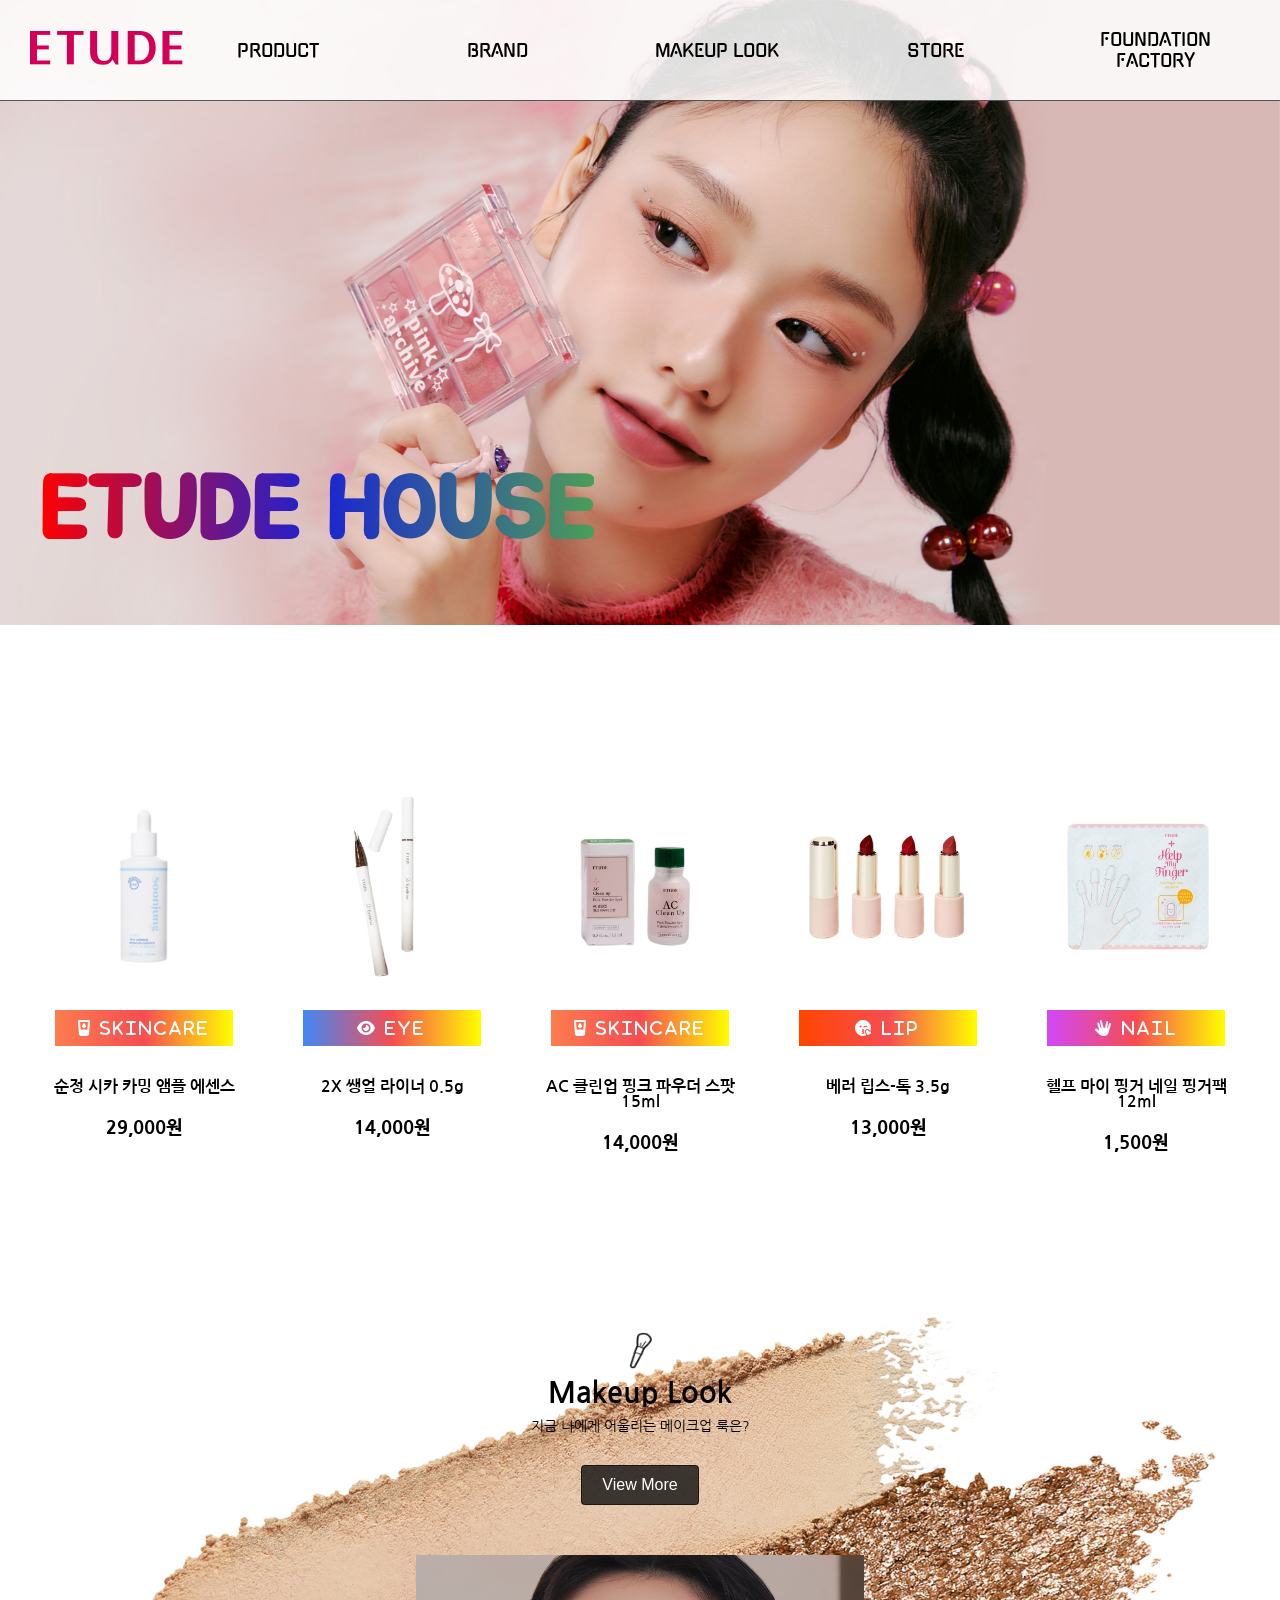
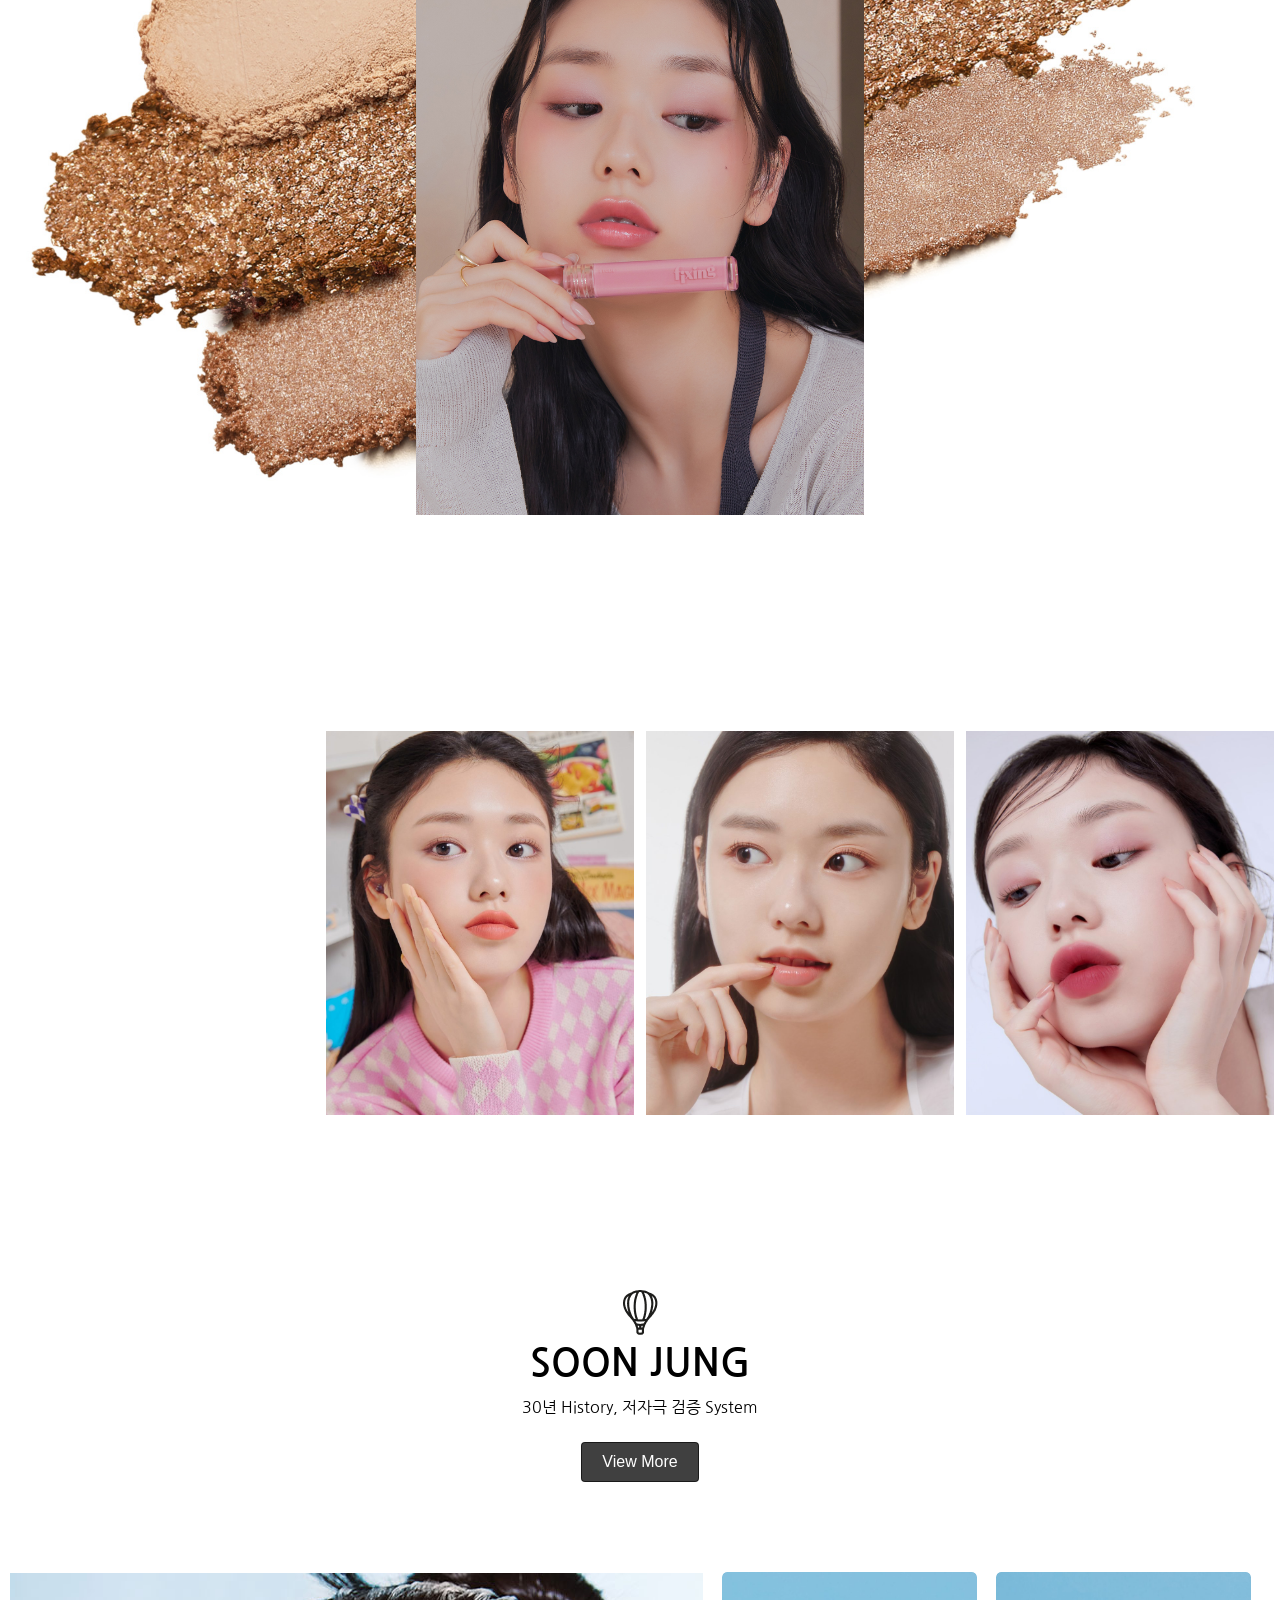
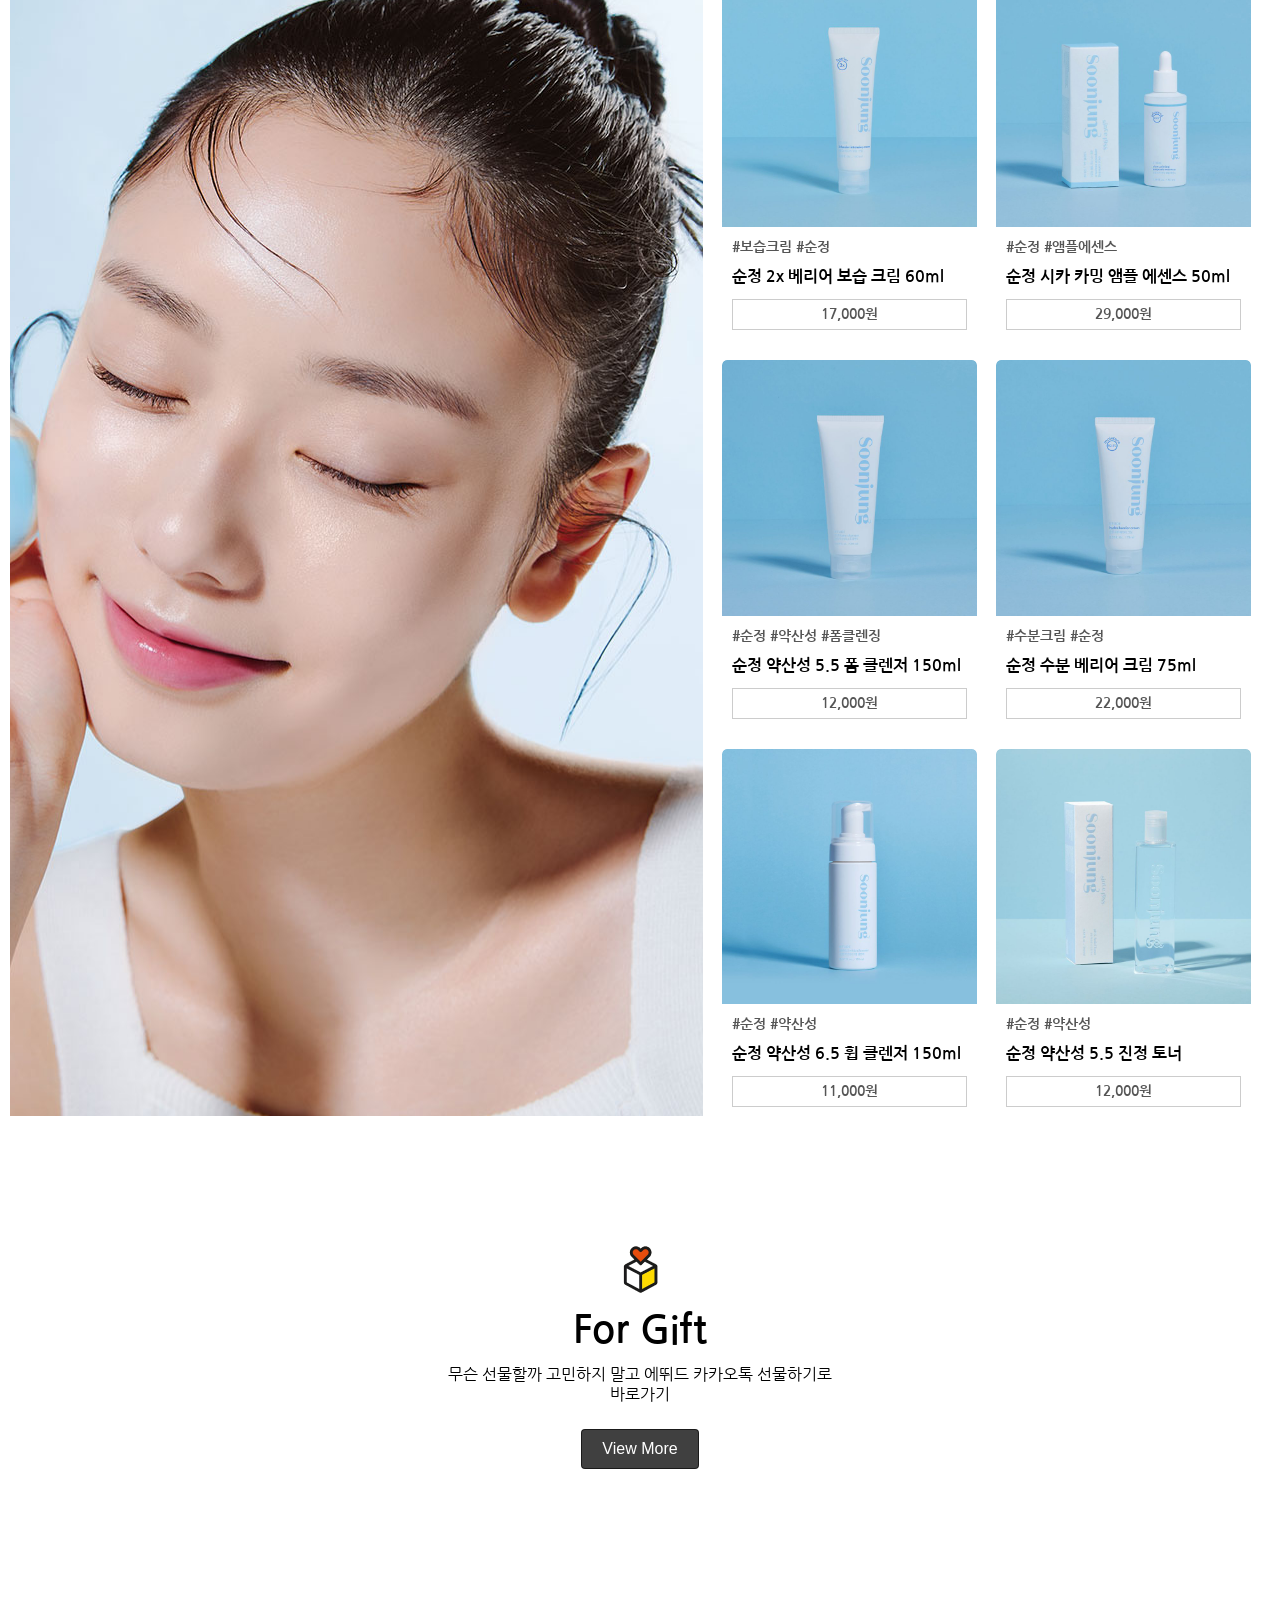
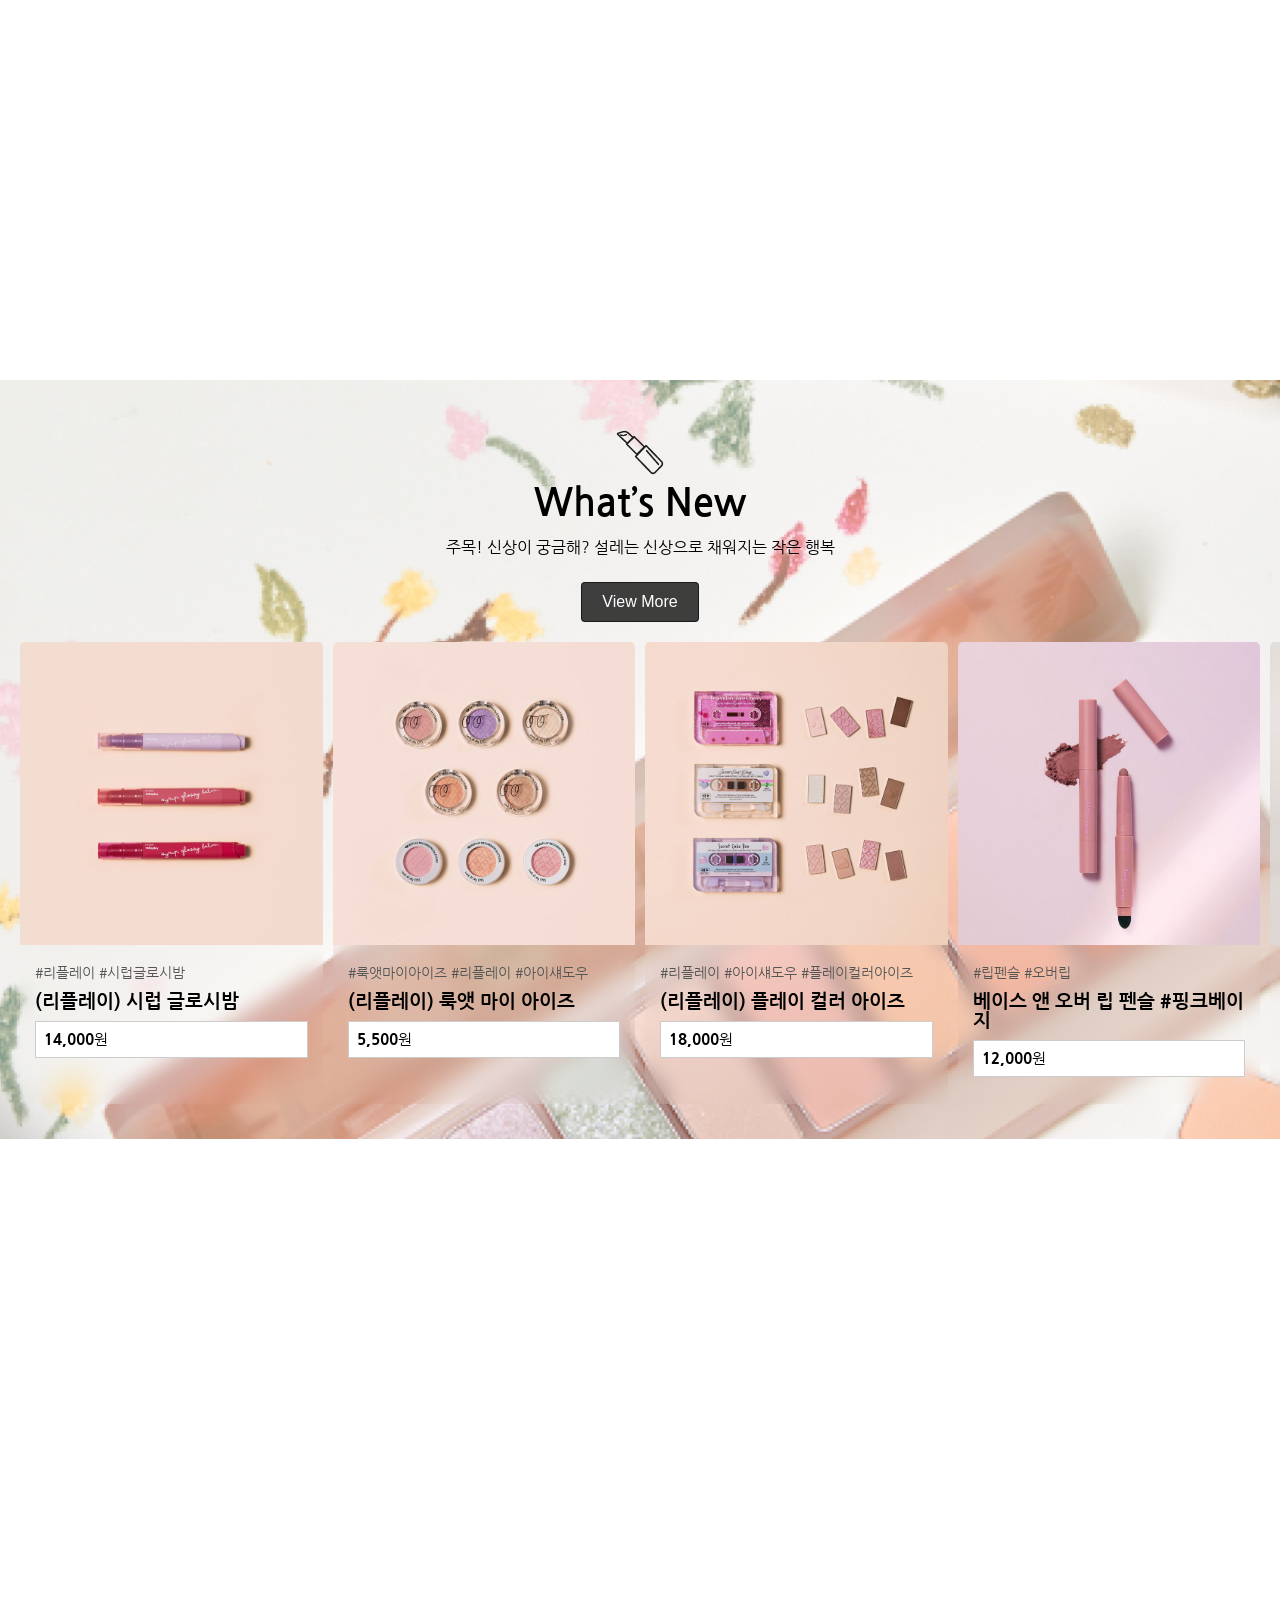
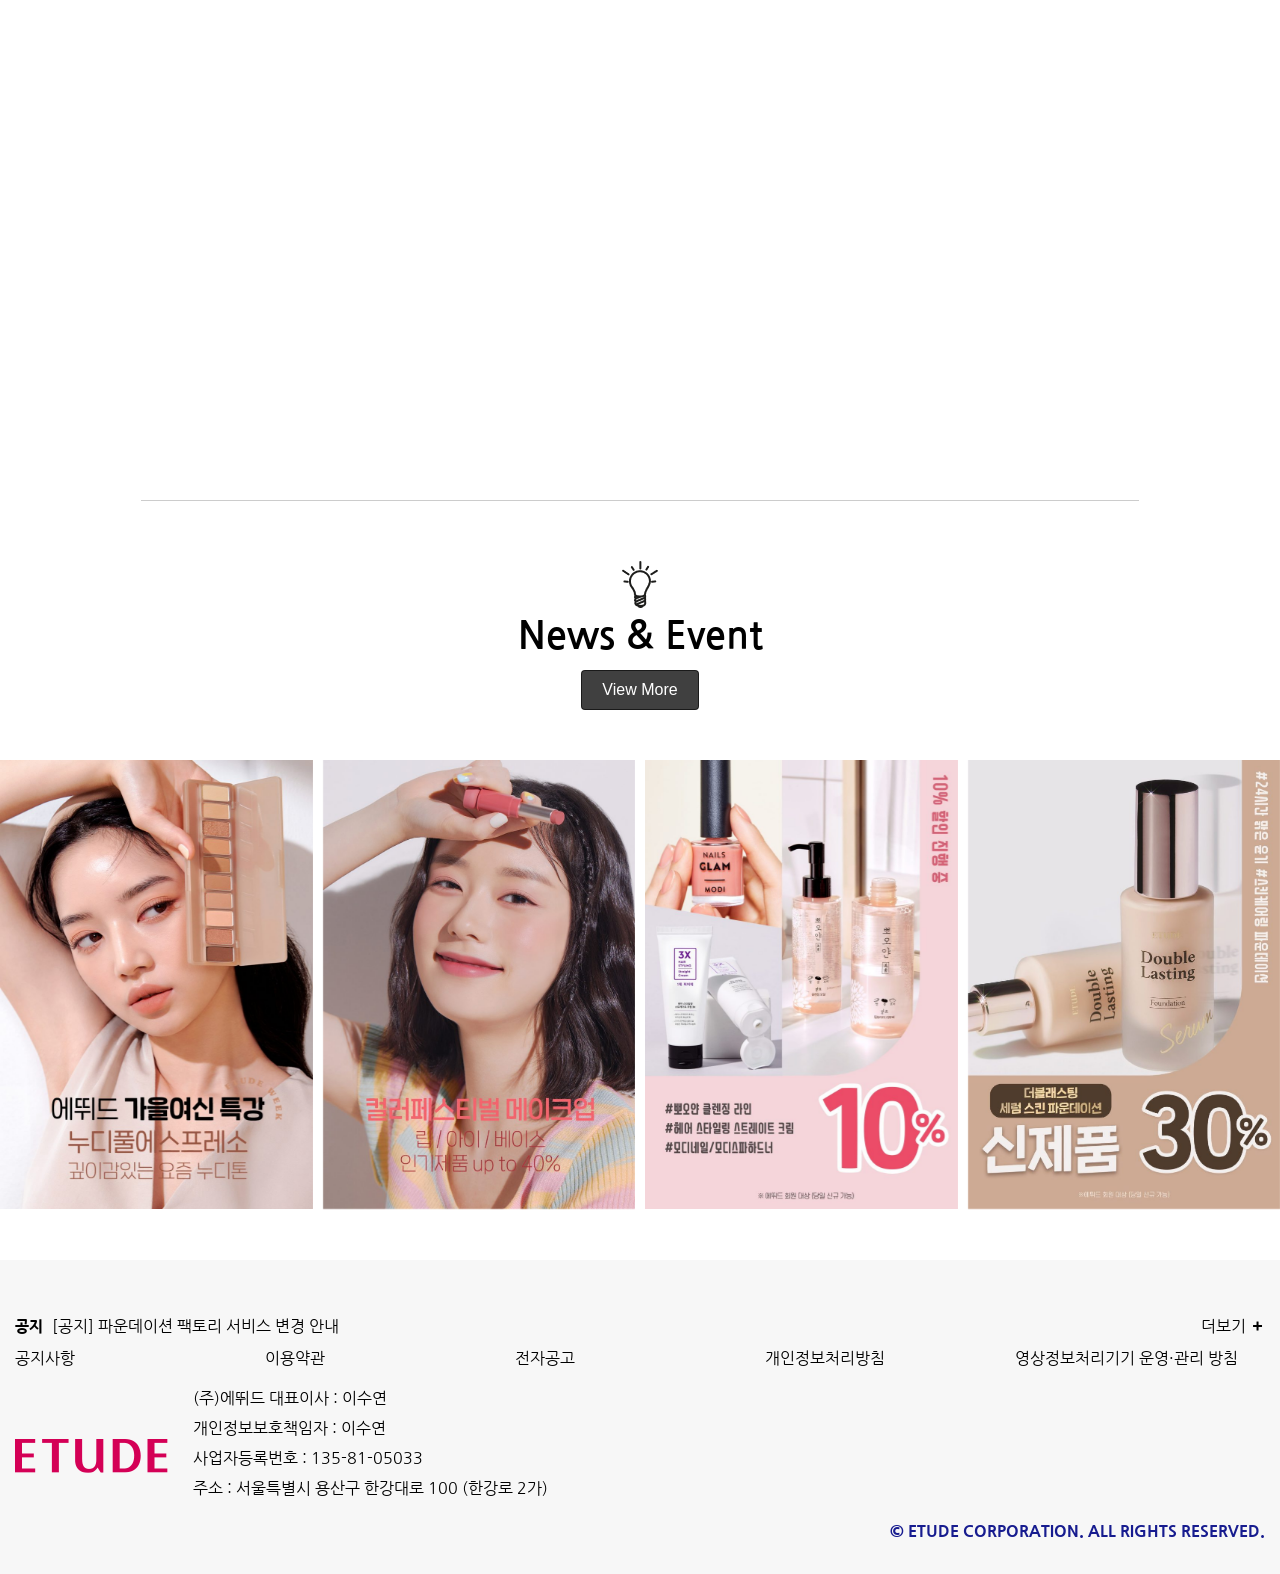
<file: etude/homepage/index.html>
<!DOCTYPE html>
<html lang="en">

<head>
    <meta charset="UTF-8">
    <meta name="viewport" content="width=device-width, initial-scale=1.0">
    <title>에뛰드-메인페이지</title>
    <link rel="stylesheet" href="../css/common.css">
    <!-- 스와이퍼 초기화 -->
    <script src="https://unpkg.com/swiper/swiper-bundle.min.js"></script>
    <!-- 스와이퍼 CSS -->
    <link rel="stylesheet" href="https://unpkg.com/swiper/swiper-bundle.min.css">
    <!-- 폰트어썸 아이콘CSS -->
    <link rel="stylesheet" href="https://cdnjs.cloudflare.com/ajax/libs/font-awesome/6.2.0/css/all.min.css" />
    <script src="../data/indexData.js"></script>
    <script src="../js/index.js" defer></script>
</head>
<body>
    <div class="main-wrap">
        <!-- 헤더 -->
        <header class="header">
            <div class="nav-wrap">
                <div class="logo">
                    <img src="../image/logo.png" alt="로고이미지" onClick="location.href='./index.html'">
                </div>
                <ul></ul>
            </div>
        </header>
        <div class="hambtn-wrap">
            <div class="hambtn">
                <button>
                    <span></span>
                    <span></span>
                    <span></span>
                </button>
            </div>
        </div>
        <!-- scroll버튼 -->
        <div class="scroll-btn">
            <button>
                <h1 class="fa-solid fa-arrow-up"></h1>
                <p>TOP</p>
            </button>
        </div>
        <!-- 메인 -->
        <main class="main">
            <div class="header-swiper-container">
                <h1>ETUDE HOUSE</h1>
                <div class="swiper-wrapper"></div>
                <div class="swiper-pagination"></div>
            </div>
            <!-- main1 -->
            <div class="main1-wrap">
            </div>
            <!-- main2 -->
            <div class="main2-wrap">
                <div class="main2-icon-bx">
                    <div>
                        <div class="main2-icon-img">
                            <img src="../image/main/main2/icon.png" alt="main2아이콘">
                        </div>
                        <section>
                            <h2>Makeup Look</h2>
                            <p>지금 나에게 어울리는 메이크업 룩은?</p>
                            <button class="view-more">View More</button>
                        </section>
                    </div>
                    <div class="main-img-bx">
                    </div>
                    <div class="main-title-bx">
                        <img src="../image/main/main2/txt.png" alt="main2 텍스트">
                    </div>
                </div>
            </div>
            <!-- main3 -->
            <div class="main3-wrap"></div>
            <!-- main4 -->
            <div class="main4-wrap">
                <div class="icon-bx">
                    <div class="icon-img">
                        <img src="../image/main/main4/icon.png" alt="main4 아이콘">
                    </div>
                    <section>
                        <h1>SOON JUNG</h1>
                        <p>30년 History, 저자극 검증 System</p>
                        <button class="view-more">View More</button>
                    </section>
                </div>
                <div class="main4-div-wrap">
                    <div class="main4-img-r">
                        <!-- <img src="../image/main/main4/main.jpg" alt="main4 메인이미지"> -->
                    </div>
                    <div class="main4-img-l"></div>
                </div>
            </div>
            <div class="gift-wrap">
                <div class="icon-bx">
                    <div class="icon-img">
                        <img src="../image/main/gift/icon.png" alt="선물 아이콘">
                    </div>
                    <section>
                        <h1>For Gift</h1>
                        <p>무슨 선물할까 고민하지 말고 에뛰드 카카오톡 선물하기로 바로가기</p>
                        <button class="view-more">View More</button>
                    </section>
                </div>
                <div class="gift-bx-wrap"></div>
            </div>
            <!-- whatsNew -->
            <div class="whats-new-wrap">
                <div class="icon-bx">
                    <div class="icon-img">
                        <img src="../image/main/whatsNew/icon.png" alt="what's new 아이콘">
                    </div>
                    <section>
                        <h1>What’s New</h1>
                        <p>주목! 신상이 궁금해? 설레는 신상으로 채워지는 작은 행복</p>
                        <button class="view-more">View More</button>
                    </section>
                </div>
                <div class="whats-new-swipe-container">
                    <div class="swiper-wrapper"></div>
                    <div class="swiper-pagination"></div>
                </div>
            </div>
            <!-- sns-info -->
            <div class="sns-info-wrap">
                <div class="sns-bx-wrap">
                    <div class="sns-bx1">
                        <div>
                            <img src="../image/main/sns/video-img.jpg" alt="비디오이미지">
                            <section>
                                <h2>FOLLOW US</h2>
                                <h3>@etude_official</h3>
                            </section>
                        </div>
                    </div>
                    <div class="sns-bx2">
                        <div class="pink-bg"></div>
                        <div class="sns-info-bx">
                            <a href="https://www.instagram.com/etudeofficial/" target="_blank">
                                <h1 class="fa-brands fa-instagram"></h1>
                            </a>
                            <a href="https://www.facebook.com/etudeofficial/" target="_blank">
                                <h1 class="fa-brands fa-facebook-f"></h1>
                            </a>
                            <a href="https://www.youtube.com/user/etudeblog" target="_blank">
                                <h1 class="fa-brands fa-youtube"></h1>
                            </a>
                            <a href="https://www.tiktok.com/@etude_official?is_from_webapp=1&sender_device=pc"
                                target="_blank">
                                <h1 class="fa-brands fa-tiktok"></h1>
                            </a>
                        </div>
                        <div class="sns2-swipe-wrap">
                            <div class="sns-bx2-swipe-container">
                                <div class="swiper-wrapper"></div>
                                <div class="swiper-pagination"></div>
                            </div>
                        </div>
                    </div>
                </div>
            </div>
            <!-- news&event -->
            <div class="news-event-wrap">
                <div class="icon-bx">
                    <div class="icon-img">
                        <img src="../image/main/eventNews/icon.png" alt="전등 아이콘">
                    </div>
                    <section>
                        <h1>News & Event</h1>
                        <button class="view-more">View More</button>
                    </section>
                </div>
                <div class="news-event-swipe-container">
                    <!-- 이전/다음 버튼 추가 -->
                    <!-- <div class="swiper-button-next"></div>
                    <div class="swiper-button-prev"></div> -->

                    <div class="swiper-wrapper"></div>
                    <div class="swiper-pagination"></div>
                </div>
            </div>
        </main>
        <!-- 푸터 -->
        <footer class="footer">
            <div class="footer-l-wrap">
                <div class="footer-l-bx-1">
                    <span>공지</span>
                    <span>[공지] 파운데이션 팩토리 서비스 변경 안내</span>
                    <span>더보기 <b>＋</b></span>
                </div>
                <div class="footer-l-bx-2">
                    <ul>
                        <li><a href="#">공지사항</a></li>
                        <li><a href="#">이용약관</a></li>
                        <li><a href="#">전자공고</a></li>
                        <li><a href="#">개인정보처리방침</a></li>
                        <li><a href="#">영상정보처리기기 운영·관리 방침</a></li>
                    </ul>
                </div>
                <div class="footer-l-bx-3">
                    <div>
                        <img src="../image/logo.png" alt="로고이미지">
                    </div>
                    <div>
                        <p>(주)에뛰드 대표이사 : 이수연</p>
                        <p>개인정보보호책임자 : 이수연</p>
                        <p>사업자등록번호 : 135-81-05033</p>
                        <p>주소 : 서울특별시 용산구 한강대로 100 (한강로 2가)</p>
                    </div>
                </div>
                <div class="footer-l-bx-4">
                    © ETUDE CORPORATION. ALL RIGHTS RESERVED.
                </div>
            </div>
        </footer>
    </div>

</body>

</html>
</file>
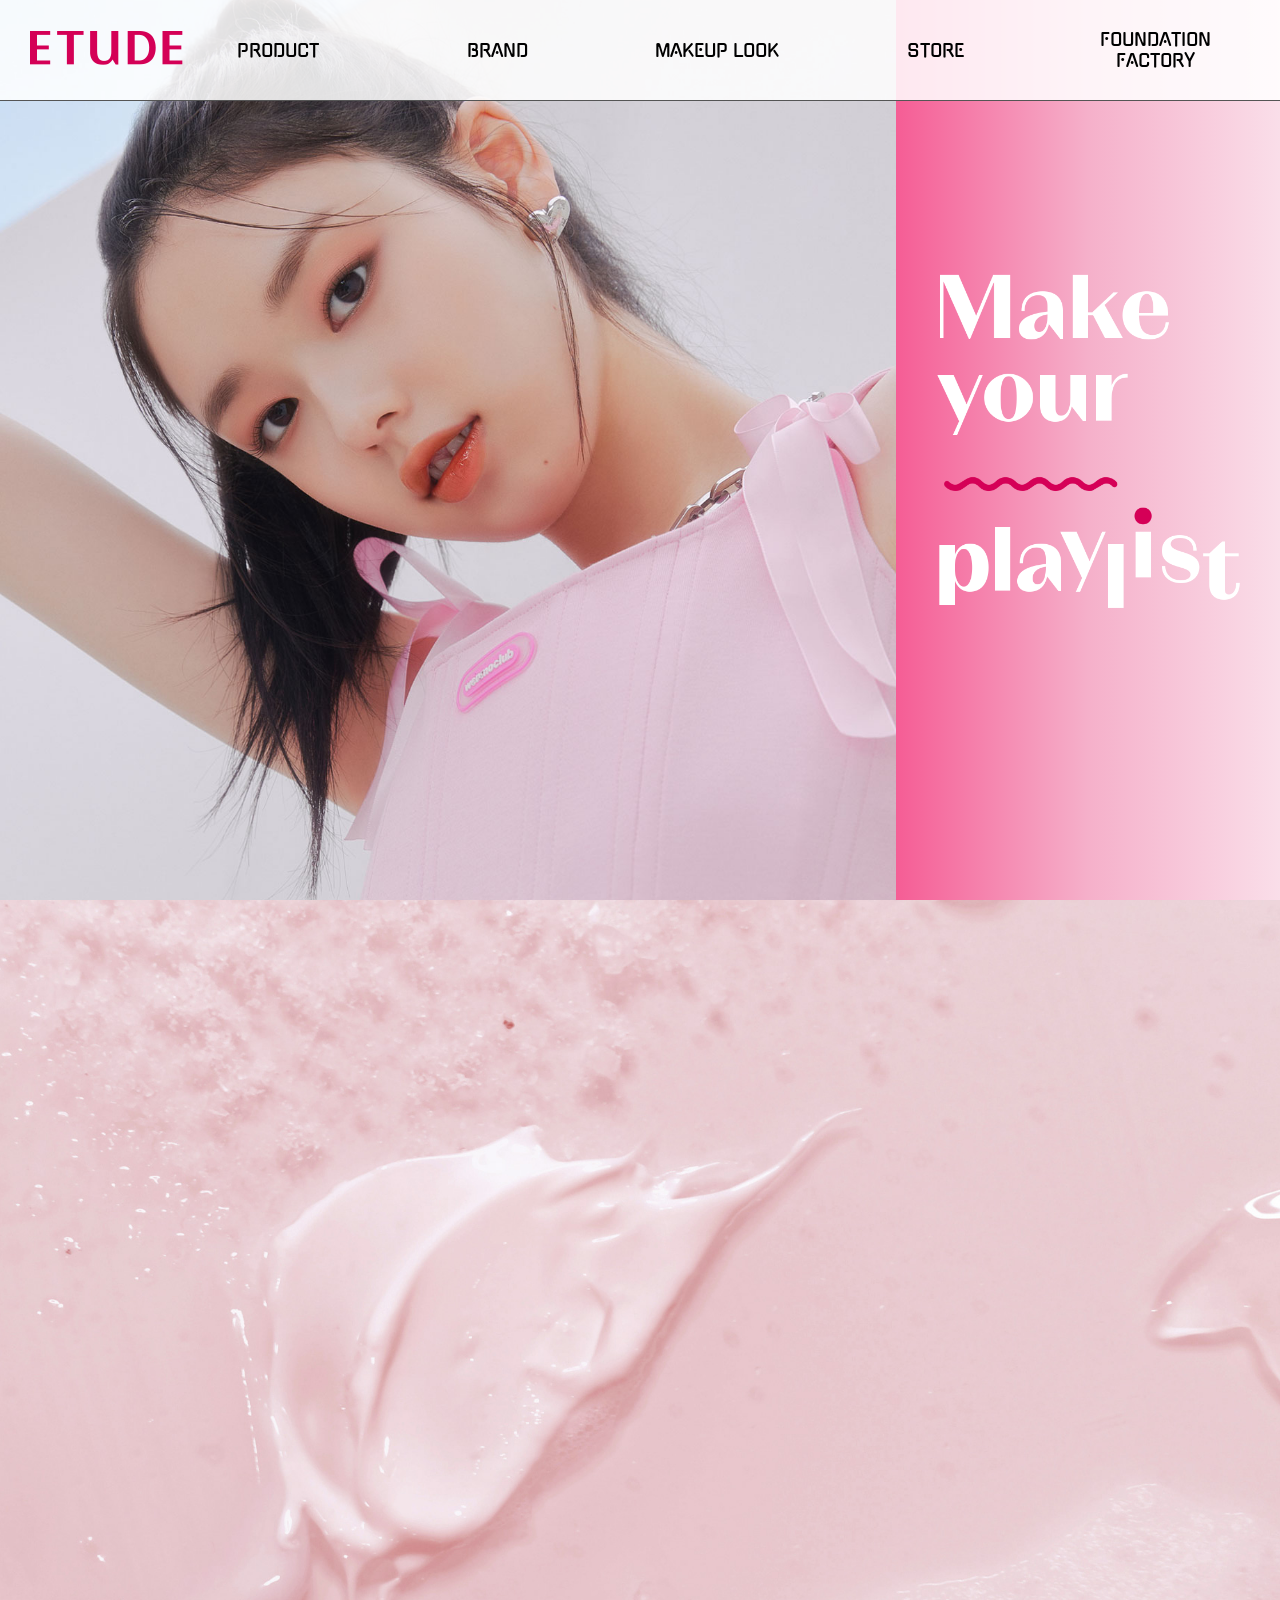
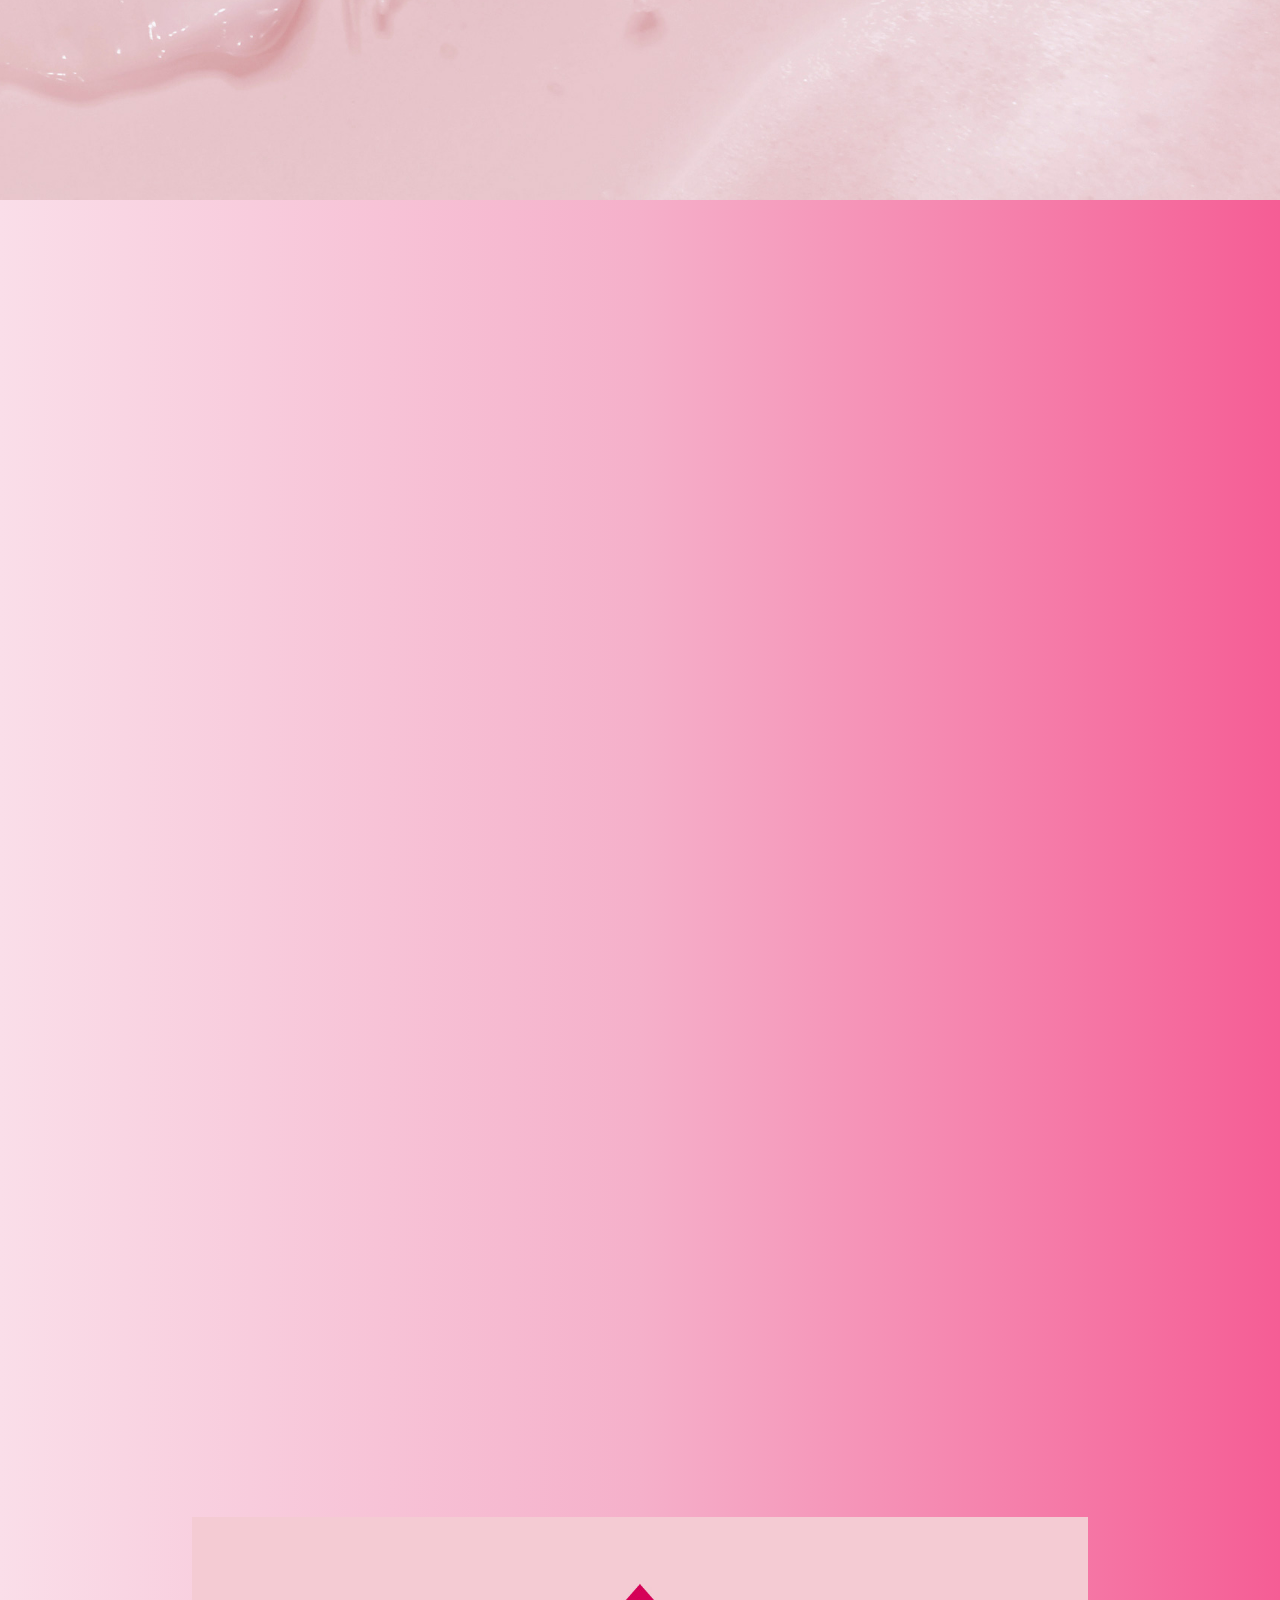
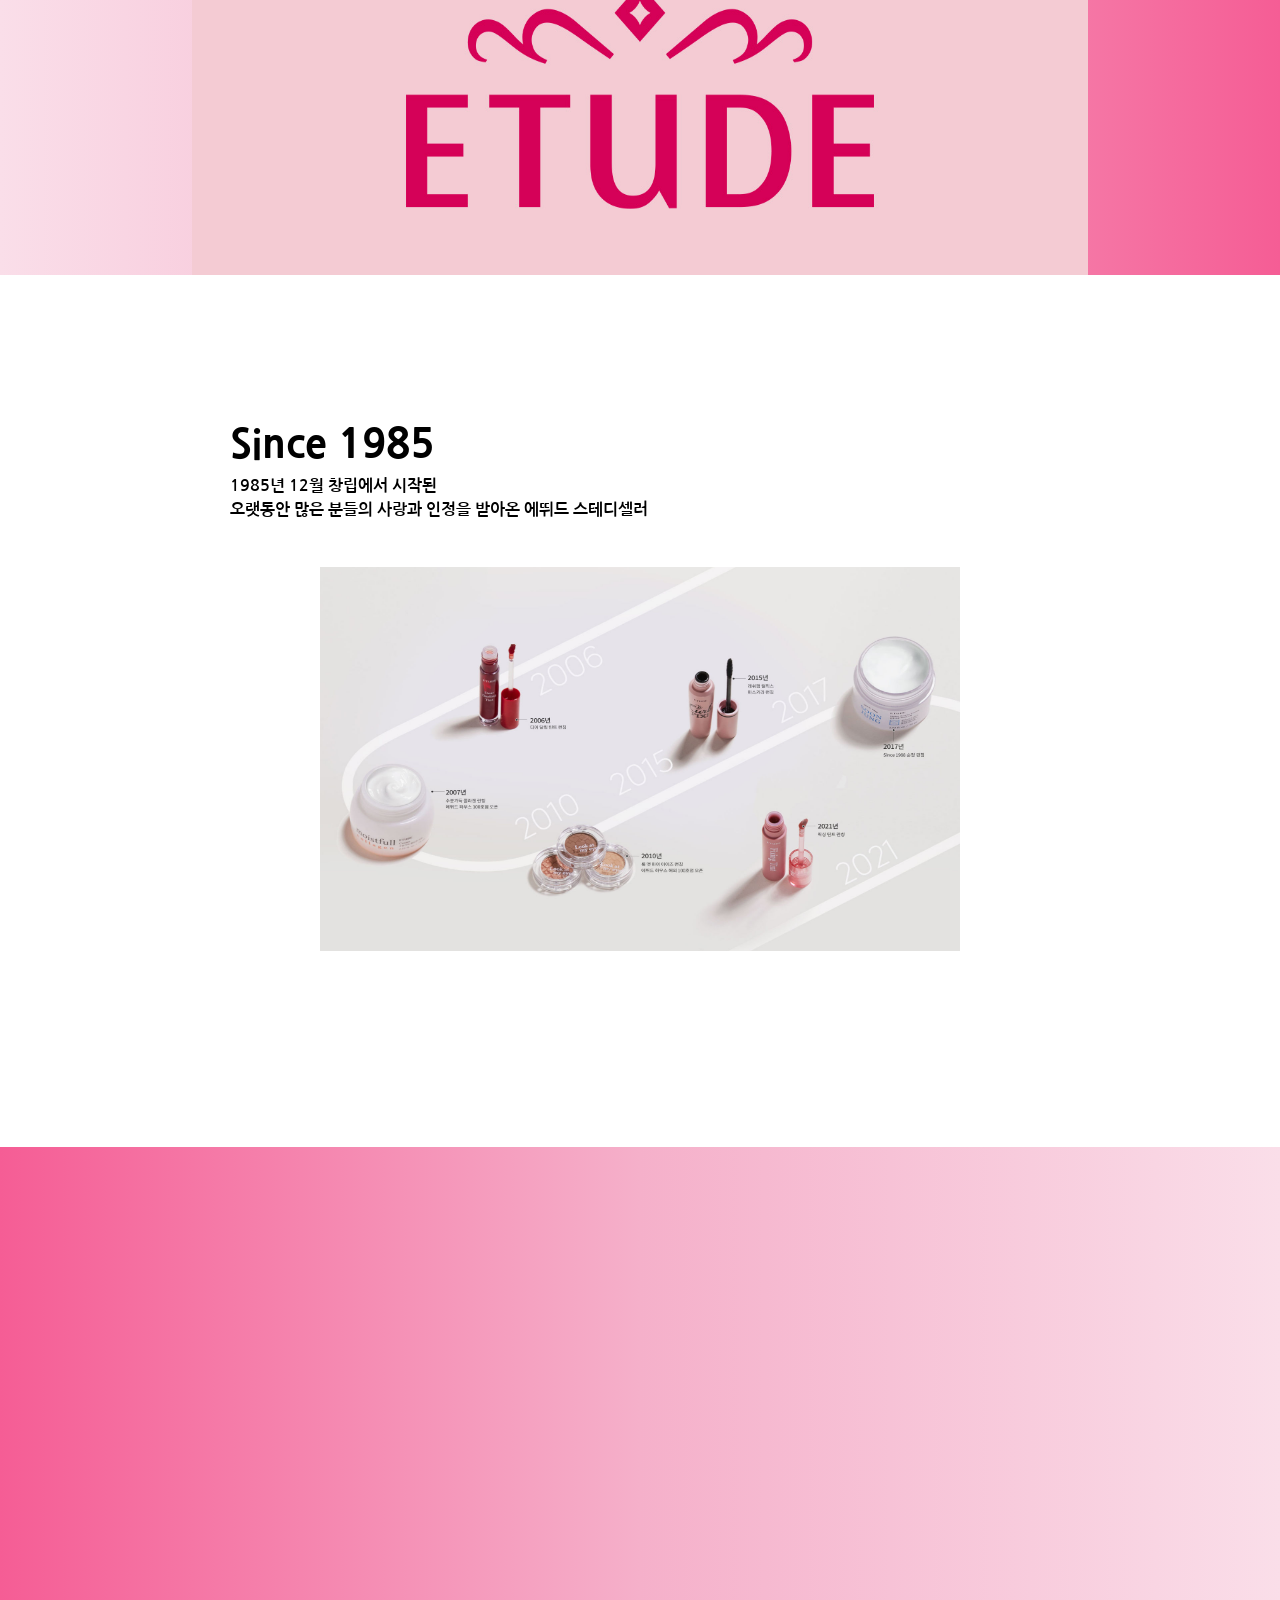
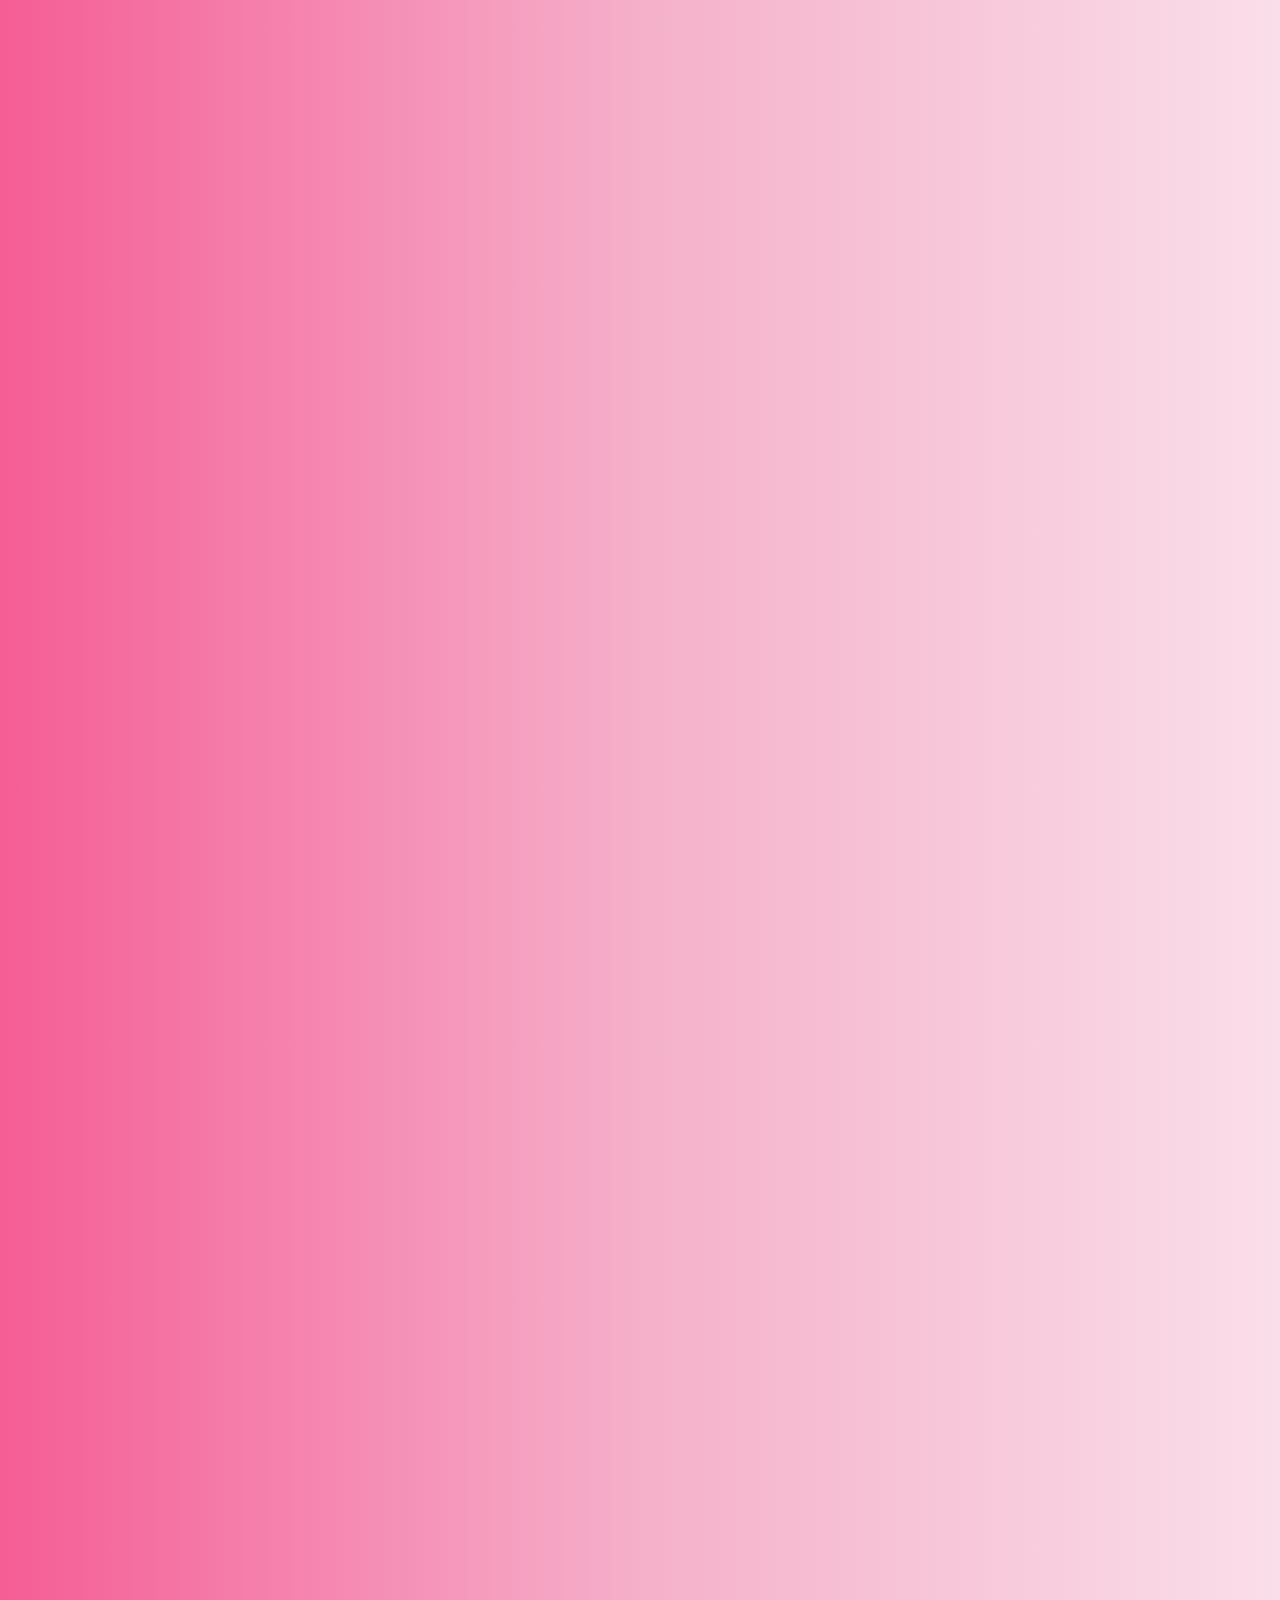
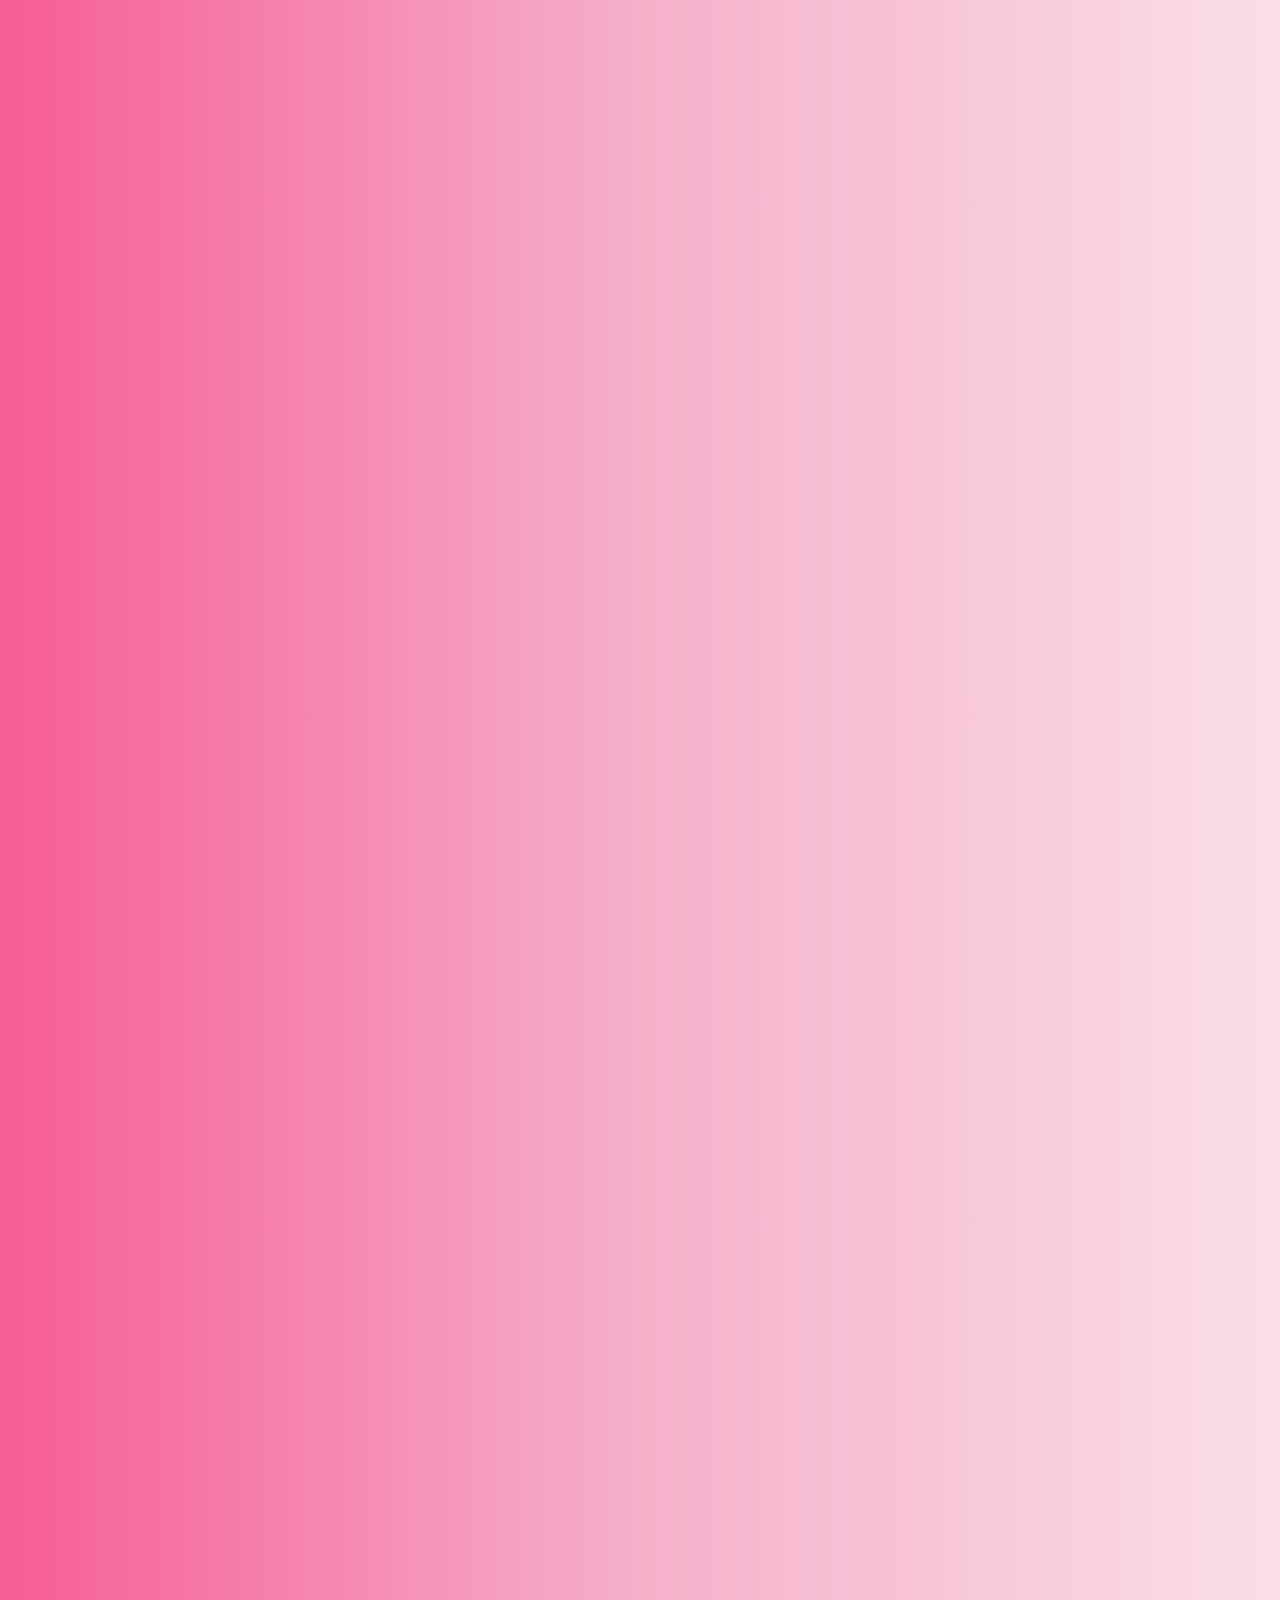
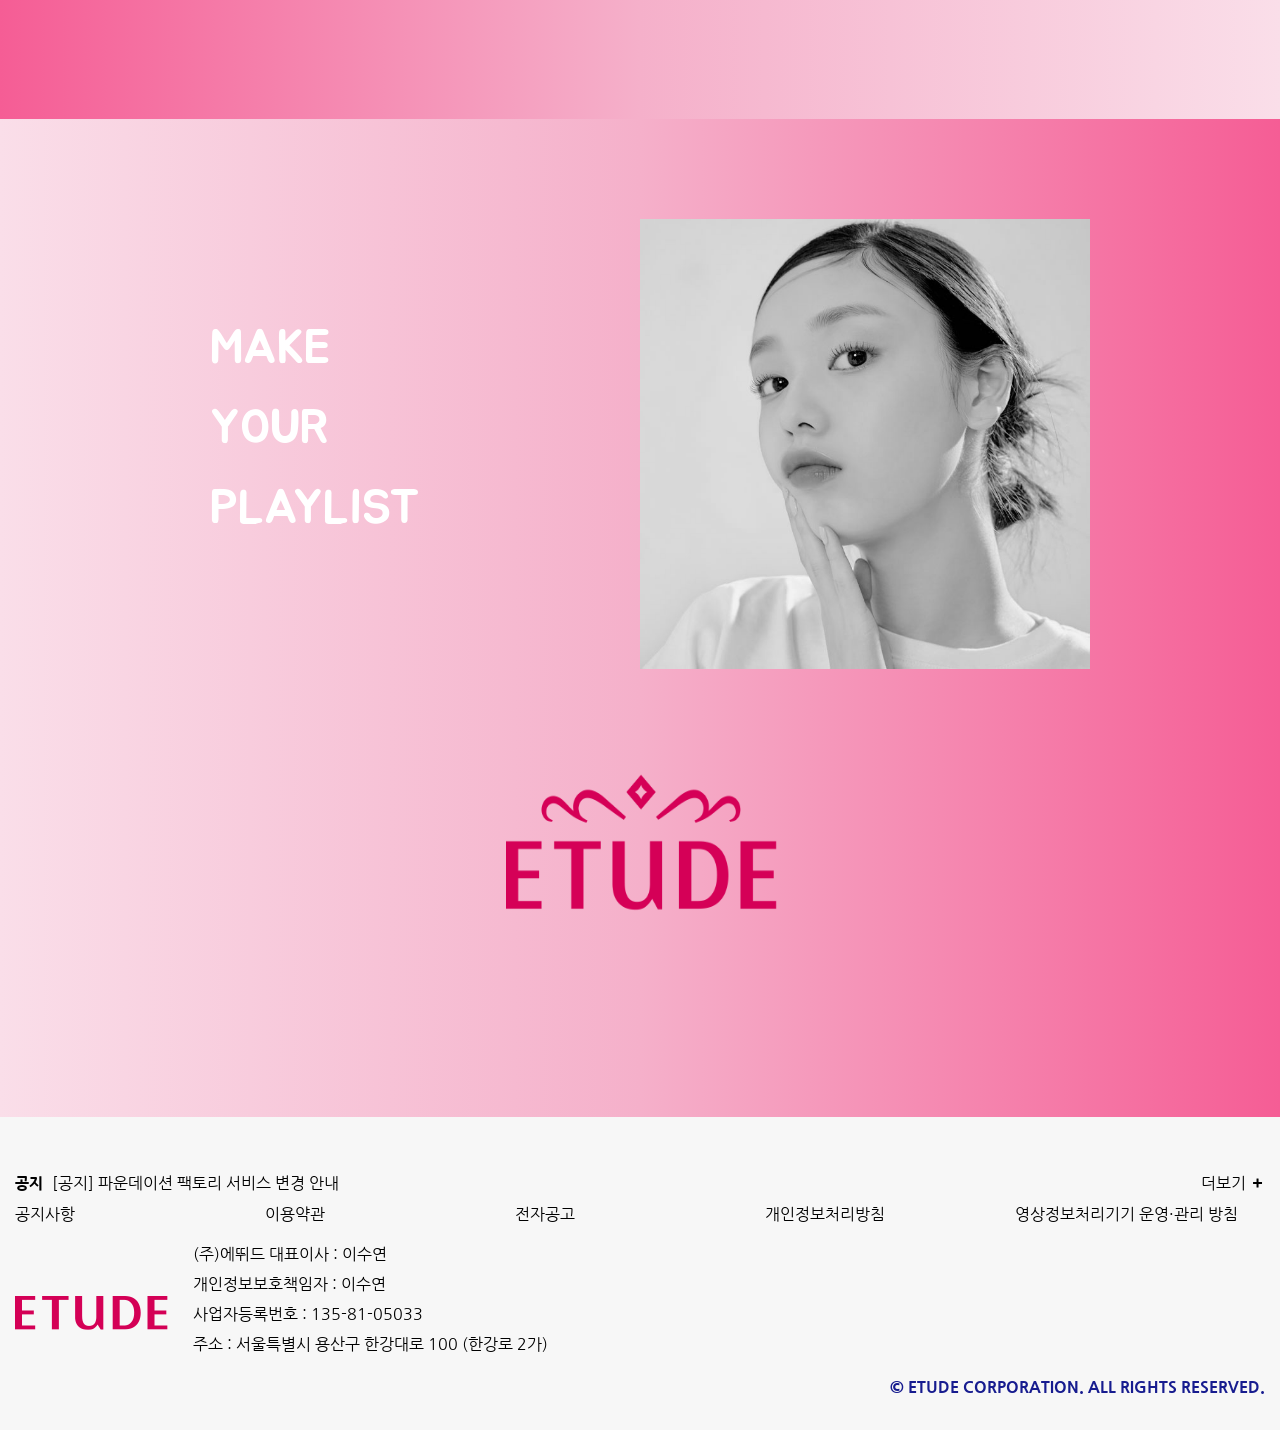
<file: etude/homepage/brand.html>
<!DOCTYPE html>
<html lang="en">

<head>
    <meta charset="UTF-8">
    <meta name="viewport" content="width=device-width, initial-scale=1.0">
    <title>에뛰드-브랜드페이지</title>
    <link rel="stylesheet" href="../css/common.css">
    <script src="../data/brandData.js"></script>
    <script src="../js/brand.js" defer></script>
    <!-- 폰트어썸 아이콘CSS -->
    <link rel="stylesheet" href="https://cdnjs.cloudflare.com/ajax/libs/font-awesome/6.2.0/css/all.min.css" />
</head>

<body>
    <div class="brand-page-wrap">
        <!-- 헤더 -->
        <header class="header">
            <div class="nav-wrap">
                <div class="logo">
                    <img src="../image/logo.png" alt="로고이미지" onClick="location.href='./index.html'">
                </div>
                <ul></ul>
            </div>
        </header>
        <div class="hambtn-wrap">
            <div class="hambtn">
                <button>
                    <span></span>
                    <span></span>
                    <span></span>
                </button>
            </div>
        </div>
        <!-- scroll버튼 -->
        <div class="scroll-btn">
            <button>
                <h1 class="fa-solid fa-arrow-up"></h1>
                <p>TOP</p>
            </button>
        </div>
        <!-- 페인페이지 -->
        <main>
            <!-- 메인블록1 -->
            <div class="brand-div-wrap1">
                <div class="brand-div1-img1">
                    <img src="../image/brand/about_etude.jpg" alt="에뛰드모델">
                </div>
                <div class="brand-div1-img2">
                    <img src="../image/brand/etude_title.png" alt="에뛰드글자">
                </div>
            </div>
            <!-- 메인블록2 -->
            <div class="brand-div-wrap2">
                <div>
                    <li>Color</li>
                    <li>라이프 스타일의 다채로움</li>
                </div>
                <div>
                    <li>Pink</li>
                    <li>유니크한 핑크</li>
                </div>
                <div>
                    <li>Princess</li>
                    <li>멋있고 자신감 있는 주인공</li>
                </div>
                <div>
                    <li class="brand-div2-img">
                        <img src="../image/brand/beating-hearts.gif" alt="뛰는하트">
                    </li>
                    <li>
                        <img src="../image/brand/about_etude2-2.png" alt="에뛰드글자">
                    </li>
                    <li>나만의 스타일을 찾는 화장놀이 문화</li>
                </div>
            </div>
            <!-- 메인블록3 -->
            <div class="brand-div-wrap3">
                <div class="brand-div-wrap3-bx">
                    <!-- 메인블록3 - 왼쪽 -->
                    <div class="brand-div3-left">
                        <div class="brand-div3-img1">
                            <img src="../image/brand/about_etude3-1.jpg" alt="">
                        </div>
                    </div>
                    <!-- 메인블록3 - 오른쪽 -->
                    <div class="brand-div3-right">
                        <div class="brand-div3-img2">
                            <img src="../image/brand/about_etude3-2.jpg" alt="">
                        </div>
                        <div class="brand-div3-right-cont">
                            <h1>ETUDE Comes from</h1>
                            <p>‘ETUDE ’는 쇼팽이 작곡한 아름다운 연습곡의 이름에서 영감을 받아 탄생했어요.</p>
                            <p>
                                연습곡이 예술적인 멜로디로 변화하듯<br />
                                자신만의 아름다움을 찾아 변화할 수 있도록
                            </p>
                            <p>
                                ETUDE는 신나고 설레는 메이크업의 모든 순간을<br />
                                함께 하고 싶다는 뜻을 담고 있어요.
                            </p>
                            <p>
                                우리는 ETUDE 안에서 다양하고 생동감 넘치는 경험으로<br />
                                더 특별한 나를 표현할 수 있다고 믿어요!
                            </p>
                            <div class="cat-emoticon">
                                <img src="../image/brand/etude-cat1.gif" alt="이모티콘">
                            </div>
                        </div>
                    </div>
                </div>
                <!-- 에뛰드 로고 이미지 -->
                <div class="brand-logo-img">
                    <img src="../image/brand/about_etude_logo.jpg" alt="에뛰드 로고">
                </div>
            </div>
            <!-- 메인블록4 -->
            <div class="brand-div-wrap4">
                <div>
                    <img src="../image/brand/about_etude4.jpg" alt="에뛰드제품이미지">
                    <div class="brand-div4-content">
                        <h1>Since 1985</h1>
                        <p>1985년 12월 창립에서 시작된<br />
                            오랫동안 많은 분들의 사랑과 인정을 받아온 에뛰드 스테디셀러</p>
                    </div>
                </div>
            </div>
            <!-- 메인블록 5 -->
            <div class="brand-div-wrap5">
                <!-- 메인블록 5 - top -->
                <div class="brand-di5-top">
                </div>
                <!-- 메인블록 5 - middle -->
                <div class="brand-di5-middle">
                    <div>
                        <img src="../image/brand/middle1.jpg" alt="에뛰드제품">
                    </div>
                    <div>
                        <img src="../image/brand/middle2.jpg" alt="에뛰드제품">
                    </div>
                </div>
                <!-- 메인블록 5 - bottom -->
                <div class="brand-di5-bottom">
                    <div>
                        <img src="../image/brand/bottom.jpg" alt="에뛰드모델">
                    </div>
                </div>

            </div>
            <!-- 메인블록 6 -->
            <div class="brand-div-wrap6">
                <div class="brand-div6-bx">
                    <div class="brand-div6-cont">
                        <ul>
                            <li>MAKE</li>
                            <li>YOUR</li>
                            <li>PLAYLIST</li>
                        </ul>
                    </div>
                    <div class="brand-div6-img">
                        <img src="../image/brand/about_etude6.jpg" alt="에뛰드모델">
                    </div>
                </div>
                <div class="brand-div6-logo">
                    <img src="../image/brand/logo_bottom.png" alt="에뛰드로고">
                </div>
            </div>
        </main>
        <!-- 푸터 -->
        <footer class="footer">
            <div class="footer-l-wrap">
                <div class="footer-l-bx-1">
                    <span>공지</span>
                    <span>[공지] 파운데이션 팩토리 서비스 변경 안내</span>
                    <span>더보기 <b>＋</b></span>
                </div>
                <div class="footer-l-bx-2">
                    <ul>
                        <li><a href="#">공지사항</a></li>
                        <li><a href="#">이용약관</a></li>
                        <li><a href="#">전자공고</a></li>
                        <li><a href="#">개인정보처리방침</a></li>
                        <li><a href="#">영상정보처리기기 운영·관리 방침</a></li>
                    </ul>
                </div>
                <div class="footer-l-bx-3">
                    <div>
                        <img src="../image/logo.png" alt="로고이미지">
                    </div>
                    <div>
                        <p>(주)에뛰드 대표이사 : 이수연</p>
                        <p>개인정보보호책임자 : 이수연</p>
                        <p>사업자등록번호 : 135-81-05033</p>
                        <p>주소 : 서울특별시 용산구 한강대로 100 (한강로 2가)</p>
                    </div>
                </div>
                <div class="footer-l-bx-4">
                    © ETUDE CORPORATION. ALL RIGHTS RESERVED.
                </div>
            </div>
        </footer>
    </div>
</body>

</html>
</file>
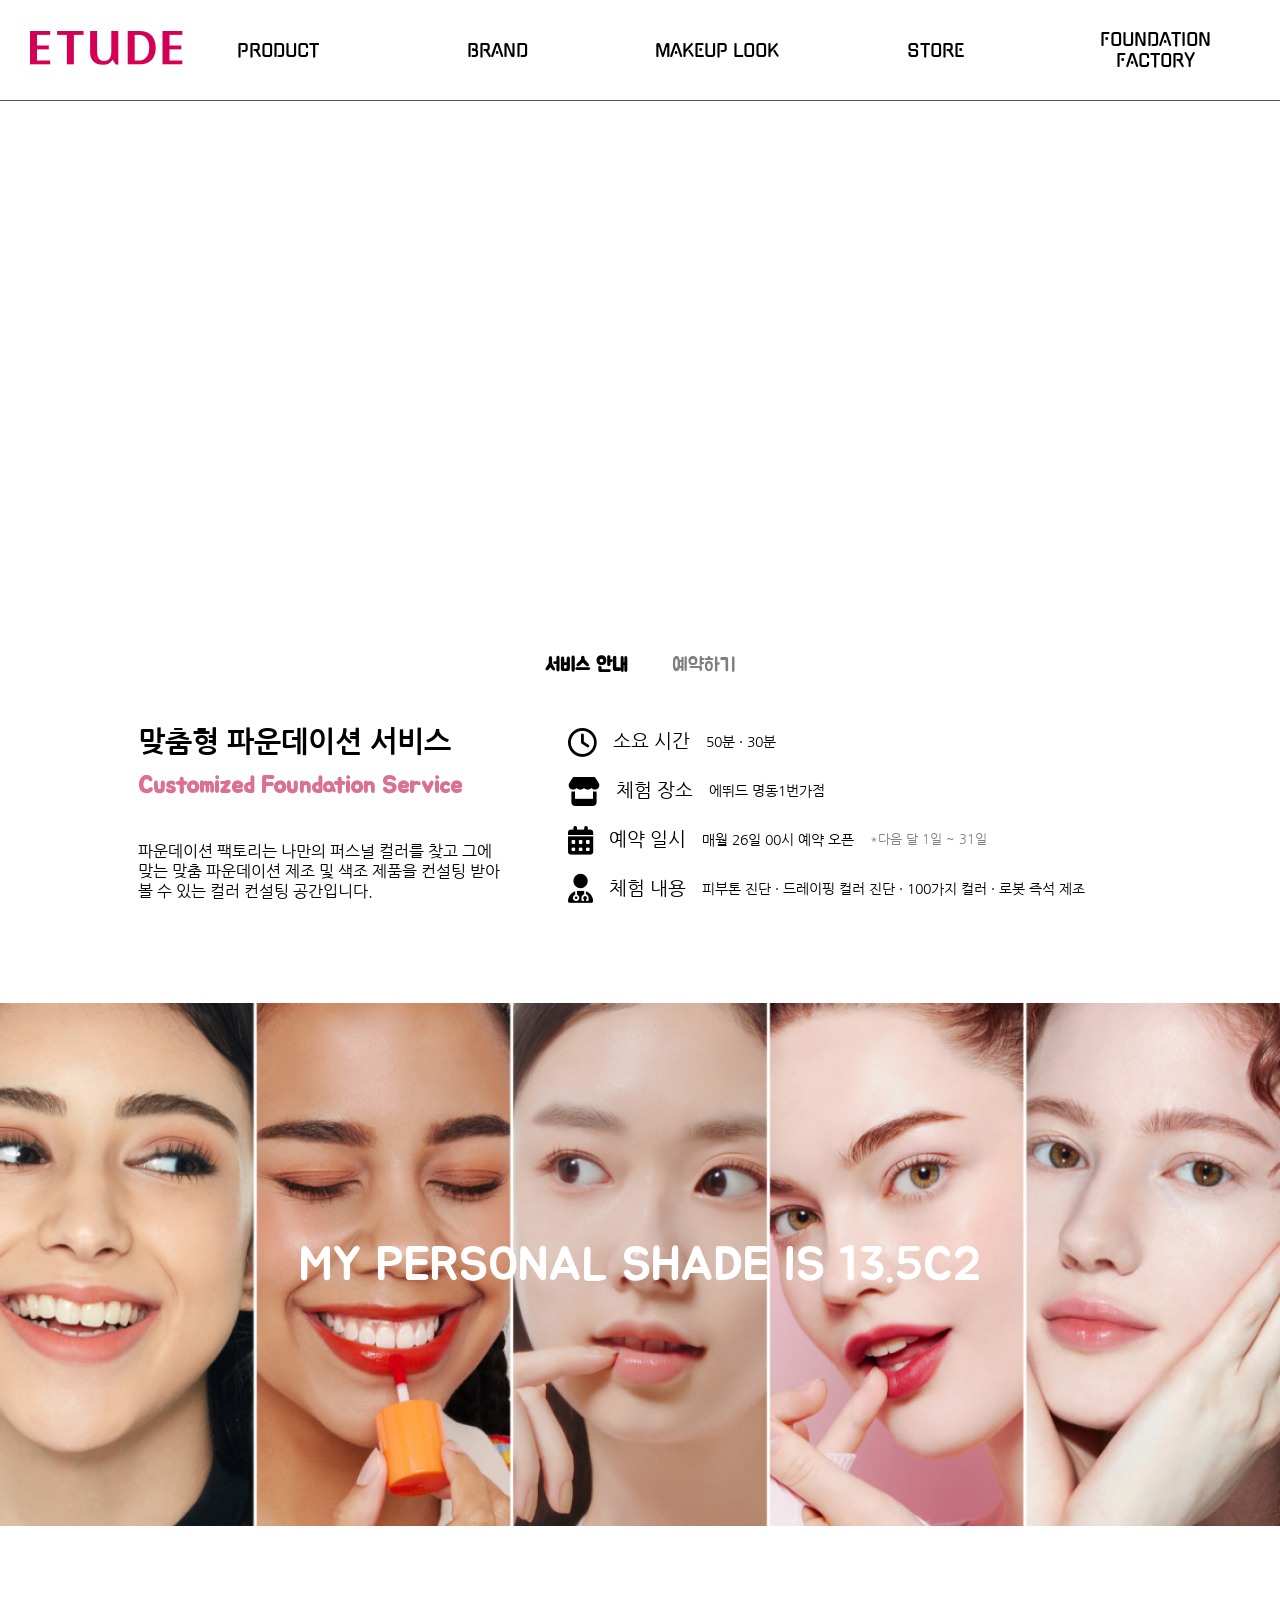
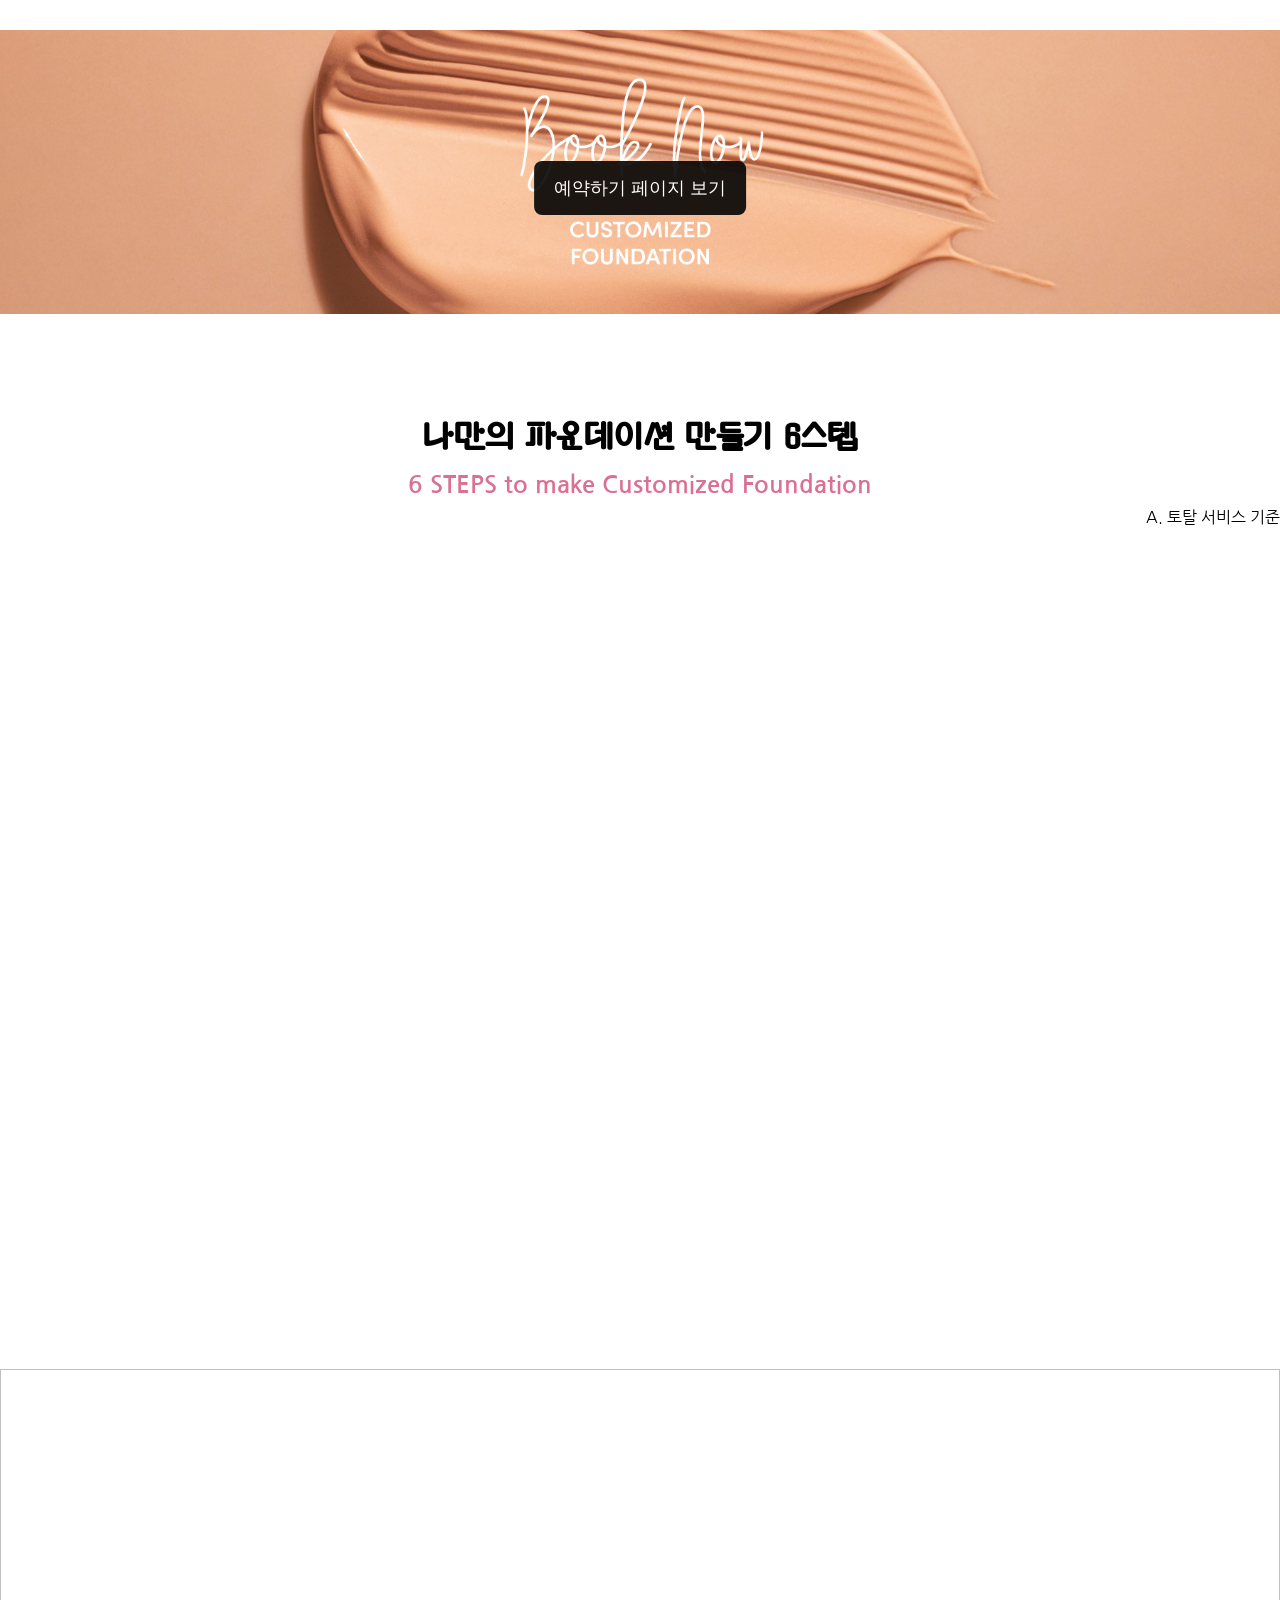
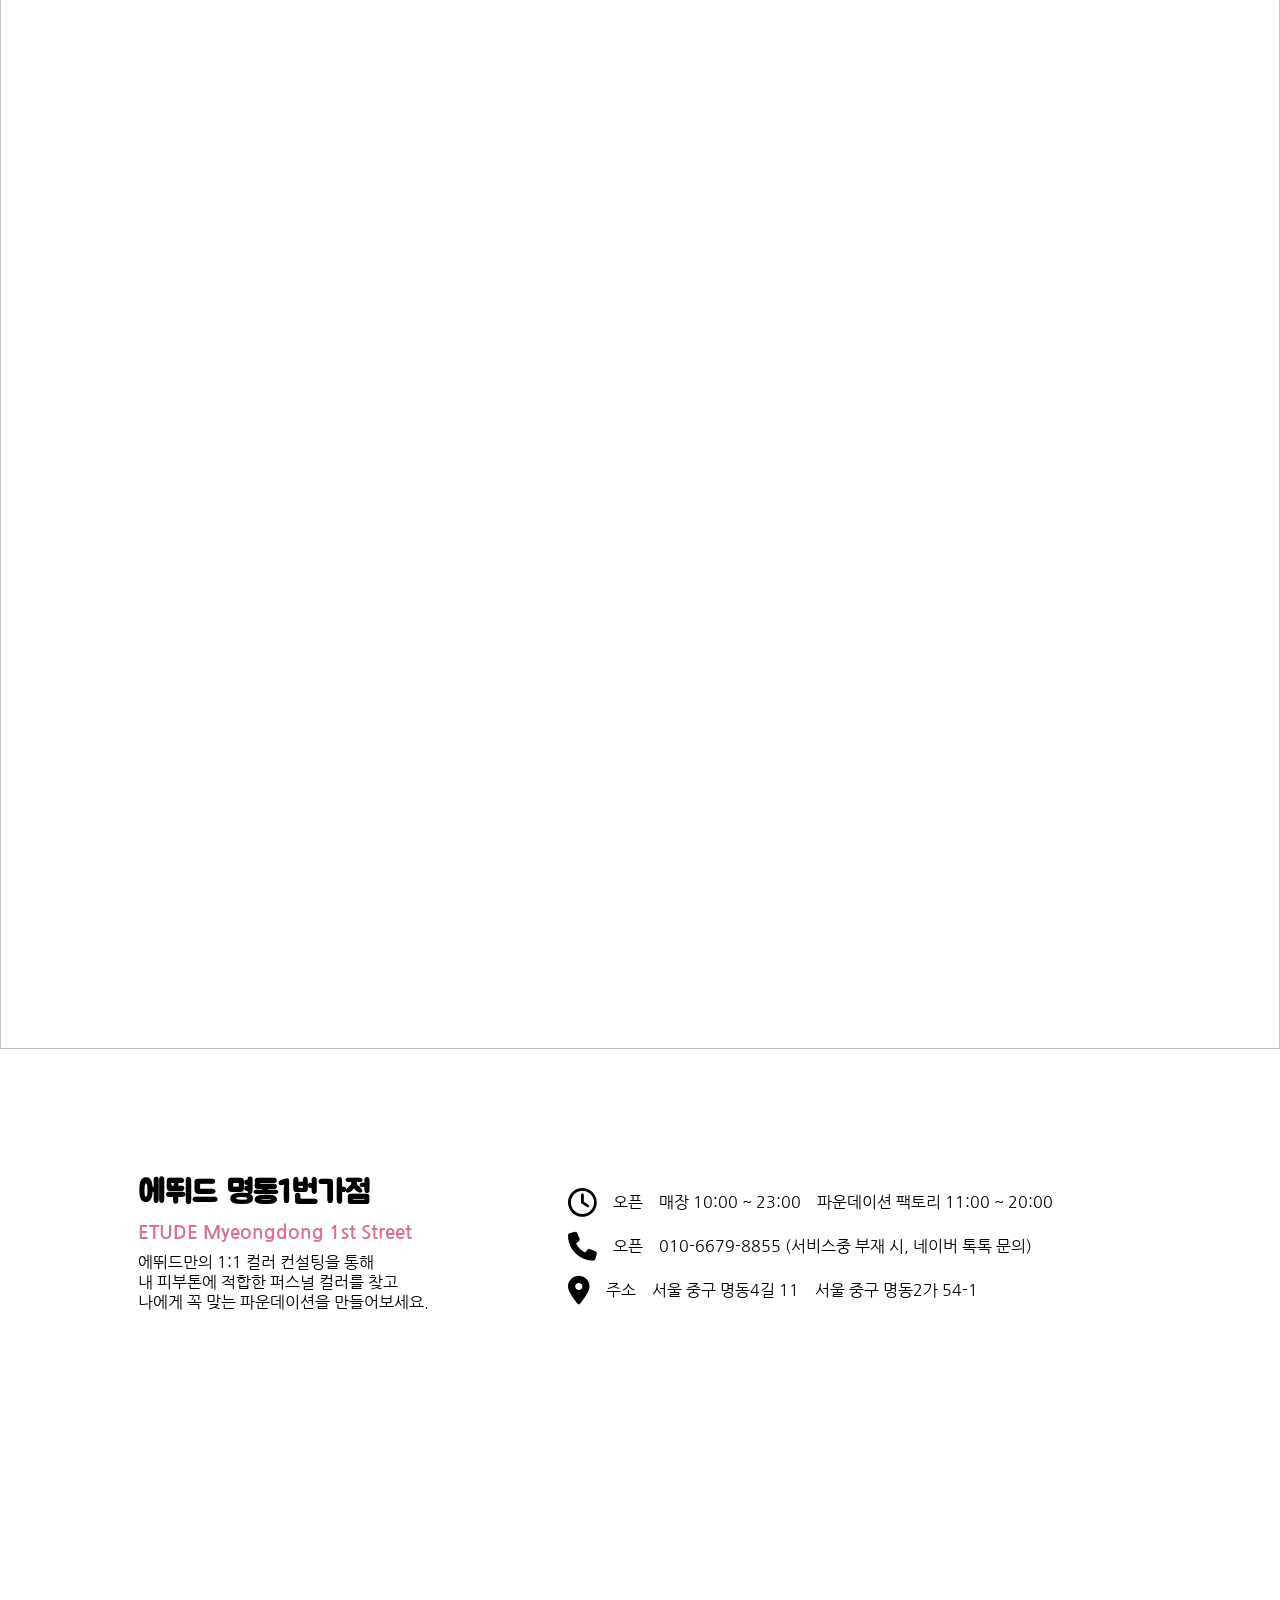
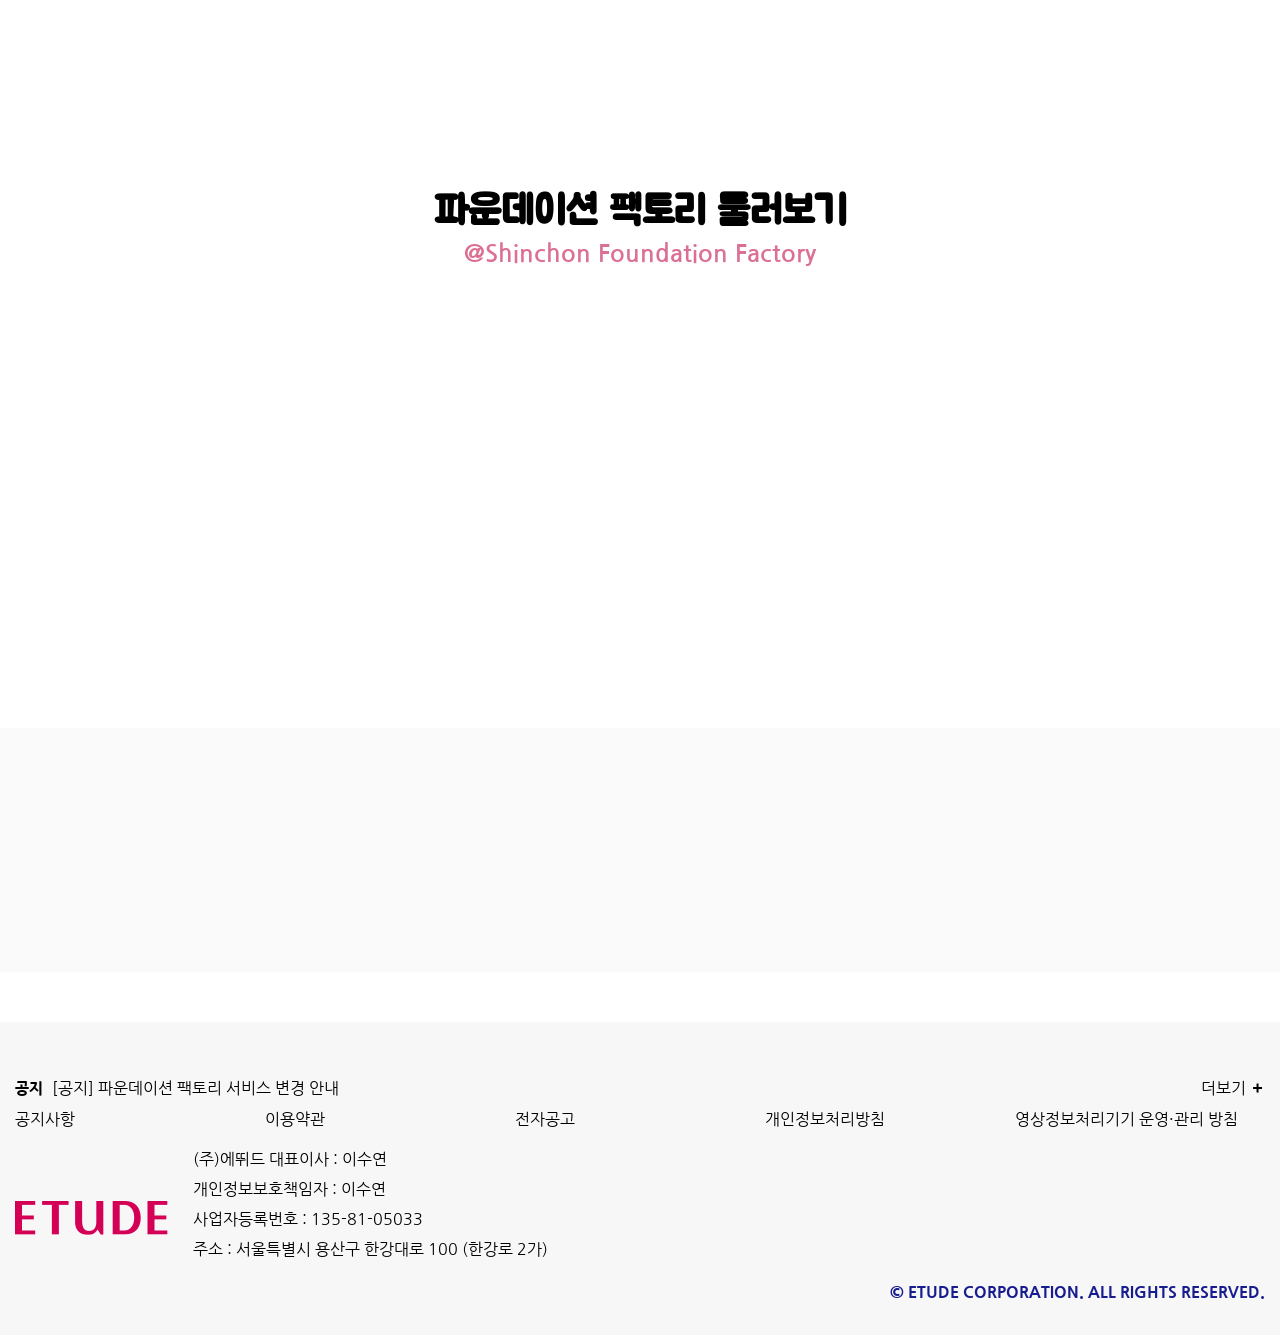
<file: etude/homepage/foundation_factory.html>
<!DOCTYPE html>
<html lang="en">
<head>
    <meta charset="UTF-8">
    <meta name="viewport" content="width=device-width, initial-scale=1.0">
    <title>에뛰드-파운데이션팩토리페이지</title>
    <link rel="stylesheet" href="../css/common.css">
    <!-- 폰트어썸 아이콘CSS -->
    <link rel="stylesheet" href="https://cdnjs.cloudflare.com/ajax/libs/font-awesome/6.2.0/css/all.min.css" />
    <script src="../data/factoryData.js"></script>
    <script src="../js/foundation_factory.js" defer></script>
</head>
<body>
    <div class="foundation-factory-wrap">
        <!-- 헤더 -->
        <header class="header">
            <div class="nav-wrap">
                <div class="logo">
                    <img src="../image/logo.png" alt="로고이미지" onClick="location.href='./index.html'">
                </div>
                <ul></ul>
            </div>
        </header>
        <div class="hambtn-wrap">
            <div class="hambtn">
                <button>
                    <span></span>
                    <span></span>
                    <span></span>
                </button>
            </div>
        </div>
        <!-- scroll버튼 -->
        <div class="scroll-btn">
            <button>
                <h1 class="fa-solid fa-arrow-up"></h1>
                <p>TOP</p>
            </button>
        </div>
        <!-- 메인페이지 -->
        <main>
            <!-- 파운데이션 펙토리 상단부분 -->
            <div class="factory-top-area">
                <video class="elementor-video" src="https://www.etude.com/wp-content/uploads/2022/05/Foundation_PC.mp4" autoplay loop muted controlslist="nodownload" poster="https://www.etude.com/wp-content/uploads/2022/05/bg-01ff.jpg"></video>
                <div class="factory-select-option">
                    <button>서비스 안내</button>
                    <button>예약하기</button>
                </div>
            </div>
            <!-- 파운데이션 펙토리 중간 부분 -->
            <div class="factory-middle-cont">
                <!-- 맞춤형서비스 -->
                <div class="customized-service-bx">
                    <div class="customized-service-bx-l">
                        <h1>맞춤형 파운데이션 서비스</h1>
                        <h3>Customized Foundation Service</h3>
                        <p>파운데이션 팩토리는 나만의 퍼스널 컬러를 찾고
                            그에 맞는 맞춤 파운데이션 제조 및 색조 제품을
                            컨설팅 받아볼 수 있는 컬러 컨설팅 공간입니다.</p>
                    </div>
                    <div class="customized-service-bx-r">
                    </div>
                </div>
                <!-- 팩토리 모델 배너 이미지 -->
                <div class="factory-model-img">
                    <img src="../image/foundation_factory/model.jpg" alt="모델이미지">
                    <div class="factory-banner-cont">
                        <p>
                            <span>MY PERSONAL SHADE IS</span>
                            <span></span>
                        </p>
                    </div>
                </div>
                <!-- 팩토리 예약배너 -->
                <div class="factory-reserve-bx">
                    <img src="../image/foundation_factory/reserve.jpg" alt="예약배너 이미지">
                    <div>
                        <button>예약하기 페이지 보기</button>
                    </div>
                </div>
                <!-- 나만의 파운데이션 만들기 -->
                <div class="make-own-customized">
                    <div class="make-own-tit">
                        <h1>나만의 파운데이션 만들기 6스텝</h1>
                        <h2>6 STEPS to make Customized Foundation</h2>
                        <p>A. 토탈 서비스 기준</p>
                    </div>
                    <div class="make-own-bx-wrap">
                    </div>
                </div>
            </div>
            <!-- 파운데이션 펙토리 하단 부분 -->
            <div class="factory-bottom-cont">
                <!-- 파운데이션 펙토리 하단 사진 -->
                <div class="factory-bottom-cont-bg">
                    <!-- 하단 배경 이미지 -->
                    <img class="factory-bottom-bg"></img>
                </div>
                <!-- 맞춤형서비스 -->
                <div class="store-position-bx">
                    <div class="store-position-bx-l">
                        <h1>에뛰드 명동1번가점</h1>
                        <h3>ETUDE Myeongdong 1st Street</h3>
                        <p>에뛰드만의 1:1 컬러 컨설팅을 통해<br/>
                            내 피부톤에 적합한 퍼스널 컬러를 찾고<br/>
                            나에게 꼭 맞는 파운데이션을 만들어보세요.</p>
                    </div>
                    <div class="store-position-bx-r">
                    </div>
                </div>
                <!-- 팩토리 지도 -->
                <div class="factory-map-img">
                    <img src="../image/foundation_factory/map.jpg" alt="지도 이미지">
                </div>
                <!-- 팩토리 둘러보기 -->
                <div class="factory-take-tour-wrap">
                    <h1>파운데이션 팩토리 둘러보기</h1>
                    <h2>@Shinchon Foundation Factory</h2>
                    <div class="factory-take-tour"></div>
                </div>
                <!-- 스토어 공지 -->
                <div class="store-notice">
                    <div class="store-notice-bx">
                        <h3><span class="fa-solid fa-triangle-exclamation"></span>유의사항</h3>
                    </div>
                </div>
            </div>
        </main>
        <!-- 푸터 -->
        <footer class="footer">
            <div class="footer-l-wrap">
                <div class="footer-l-bx-1">
                    <span>공지</span>
                    <span>[공지] 파운데이션 팩토리 서비스 변경 안내</span>
                    <span>더보기 <b>＋</b></span>
                </div>
                <div class="footer-l-bx-2">
                    <ul>
                        <li><a href="#">공지사항</a></li>
                        <li><a href="#">이용약관</a></li>
                        <li><a href="#">전자공고</a></li>
                        <li><a href="#">개인정보처리방침</a></li>
                        <li><a href="#">영상정보처리기기 운영·관리 방침</a></li>
                    </ul>
                </div>
                <div class="footer-l-bx-3">
                    <div>
                        <img src="../image/logo.png" alt="로고이미지">
                    </div>
                    <div>
                        <p>(주)에뛰드 대표이사 : 이수연</p>
                        <p>개인정보보호책임자 : 이수연</p>
                        <p>사업자등록번호 : 135-81-05033</p>
                        <p>주소 : 서울특별시 용산구 한강대로 100 (한강로 2가)</p>
                    </div>
                </div>
                <div class="footer-l-bx-4">
                    © ETUDE CORPORATION. ALL RIGHTS RESERVED.
                </div>
            </div>
        </footer>
    </div>
</body>
</html>
</file>
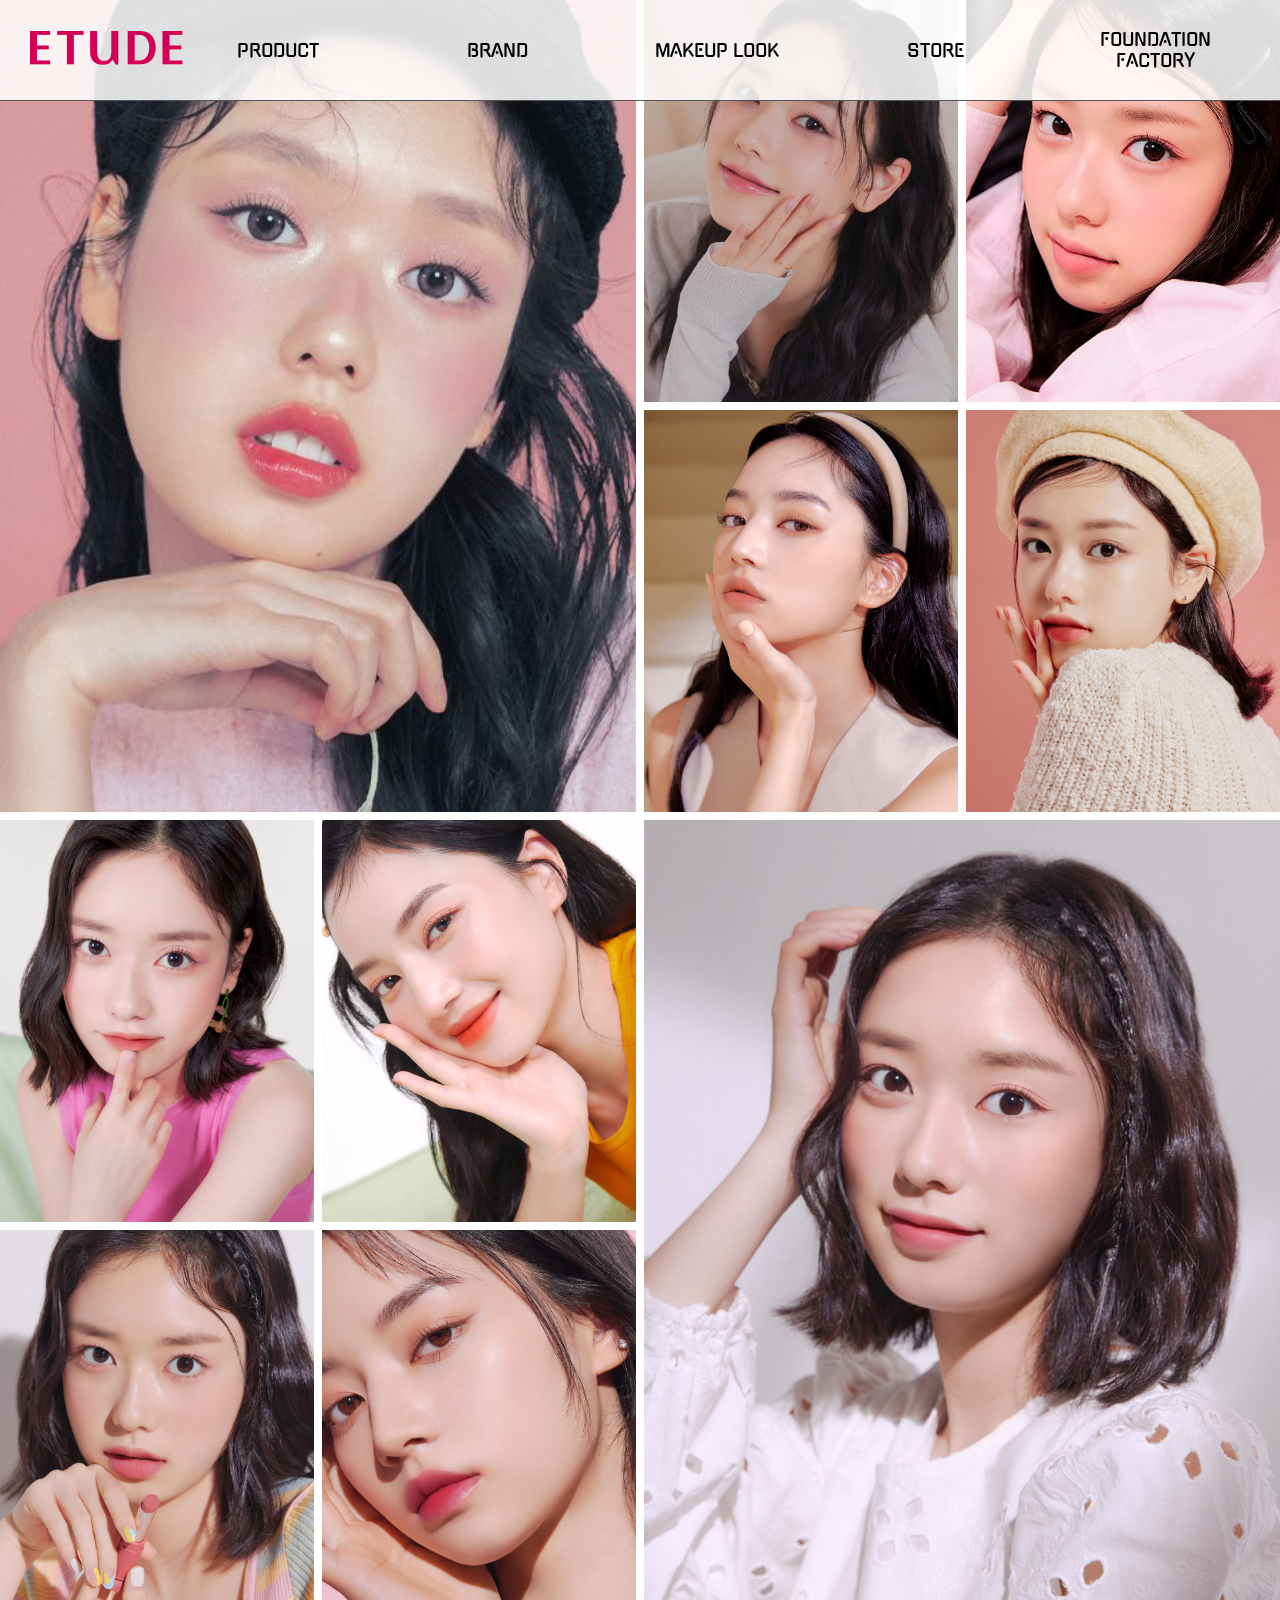
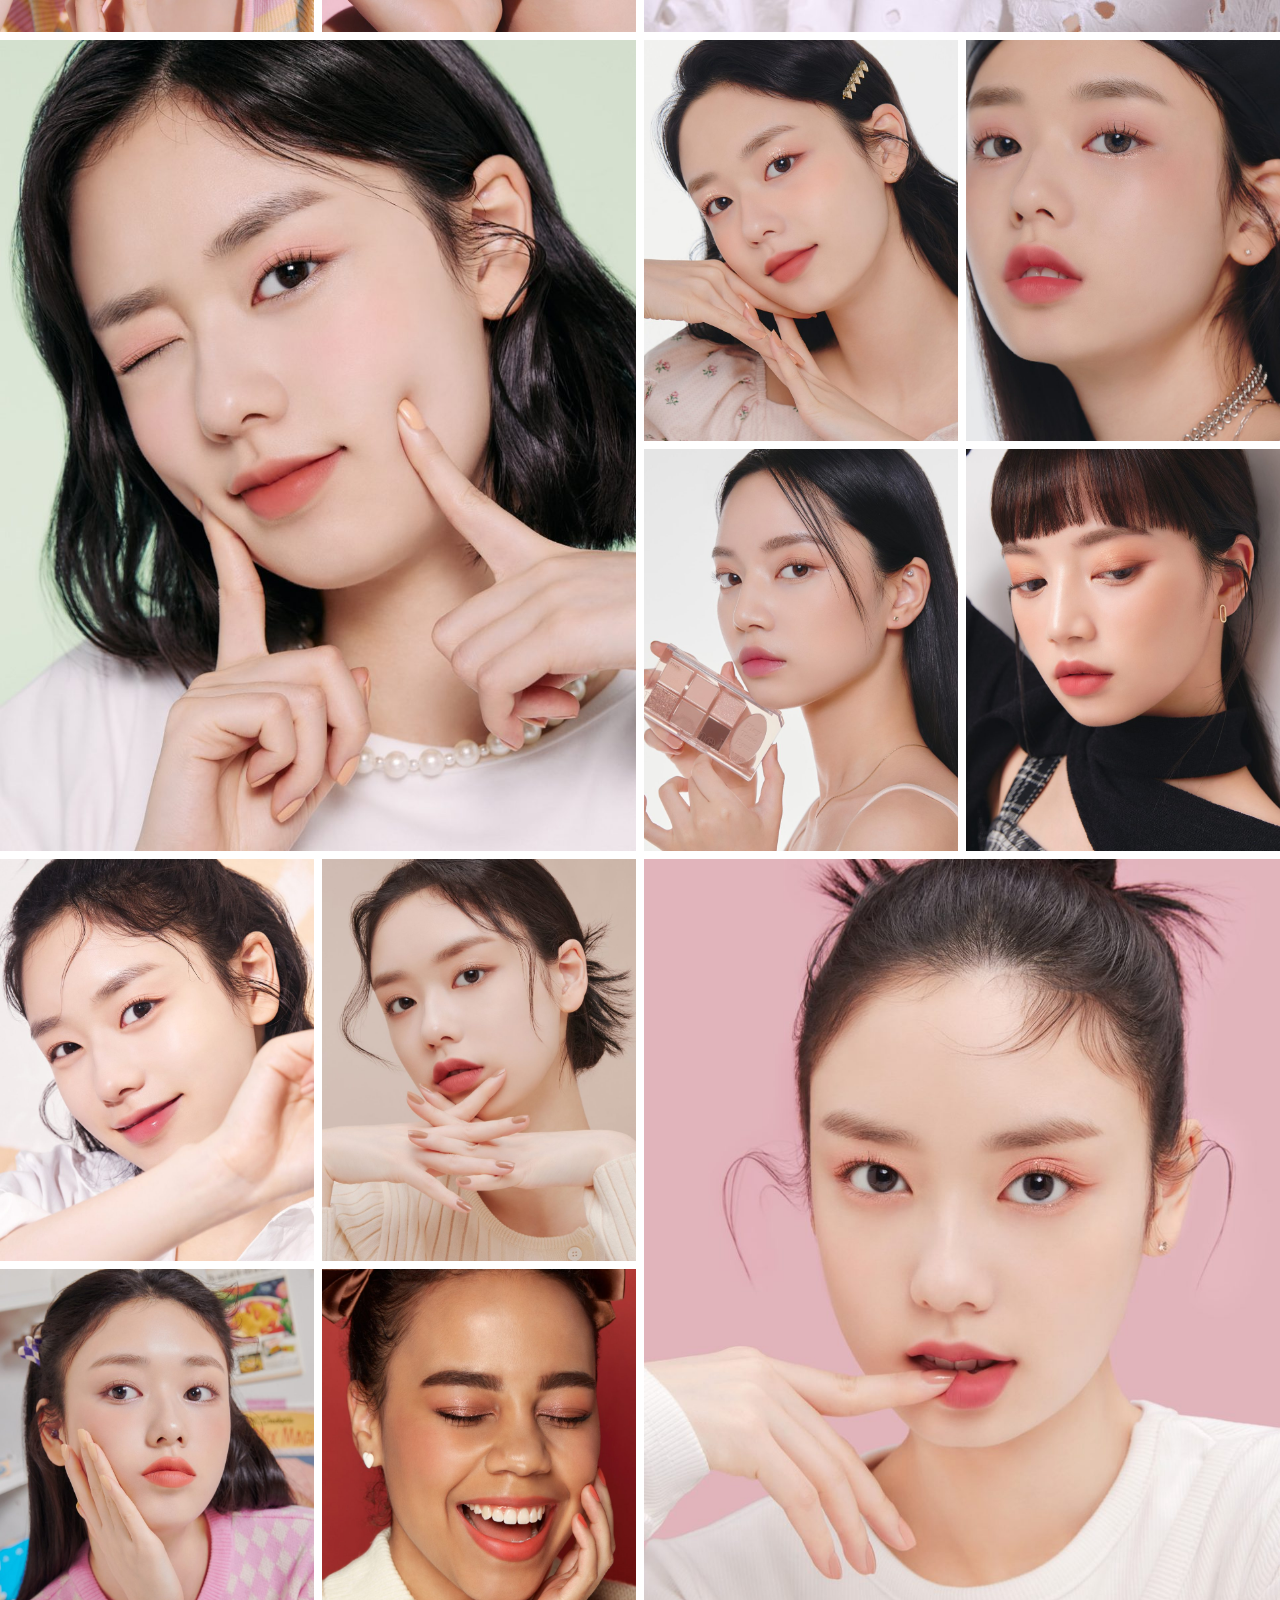
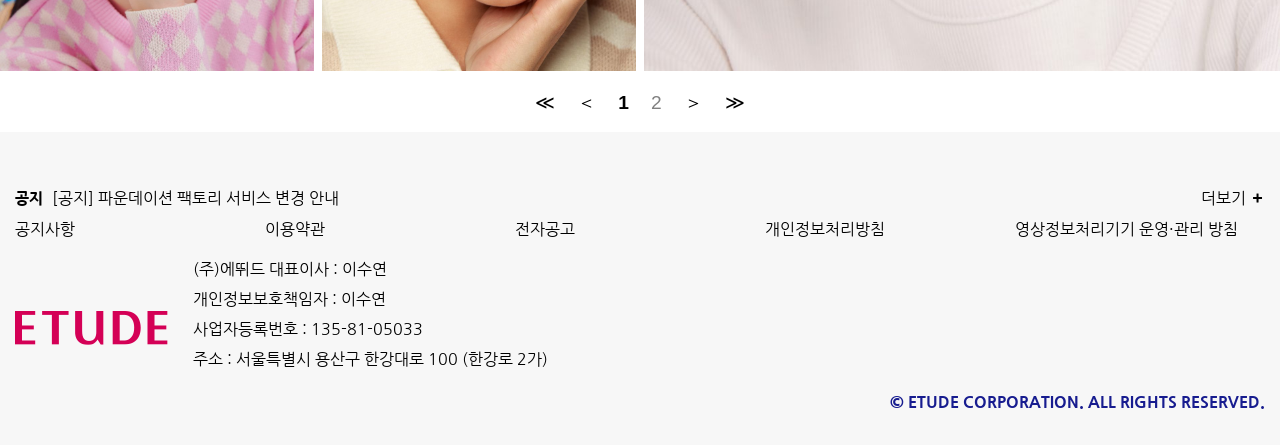
<file: etude/homepage/makeup_look.html>
<!DOCTYPE html>
<html lang="en">

<head>
    <meta charset="UTF-8">
    <meta name="viewport" content="width=device-width, initial-scale=1.0">
    <title>에뛰드-메이크업룩페이지</title>
    <link rel="stylesheet" href="../css/common.css">
    <script src="../data/makeupLookData.js"></script>
    <script src="../js/makeup_look.js" defer></script>
</head>

<body>
    <div class="makeup-look-wrap">
        <!-- 헤더 -->
        <header class="header">
            <div class="nav-wrap">
                <div class="logo">
                    <img src="../image/logo.png" alt="로고이미지" onClick="location.href='./index.html'">
                </div>
                <ul></ul>
            </div>
        </header>
        <div class="hambtn-wrap">
            <div class="hambtn">
                <button>
                    <span></span>
                    <span></span>
                    <span></span>
                </button>
            </div>
        </div>
        <!-- scroll버튼 -->
        <div class="scroll-btn">
            <button>
                <h1 class="fa-solid fa-arrow-up"></h1>
                <p>TOP</p>
            </button>
        </div>
        <!-- 메인페이지 -->
        <main>
            <!-- 메이크업 룩 -->
            <div class="makeup-look-main">

            </div>
            <!-- 링크 페이지 -->
            <div class="link-wrap">
                <button>≪</button>
                <button>＜</button>
                <button class="link-to-btn">1</button>
                <button class="link-to-btn">2</button>
                <button>＞</button>
                <button>≫</button>
            </div>
        </main>
        <!-- 푸터 -->
        <footer class="footer">
            <div class="footer-l-wrap">
                <div class="footer-l-bx-1">
                    <span>공지</span>
                    <span>[공지] 파운데이션 팩토리 서비스 변경 안내</span>
                    <span>더보기 <b>＋</b></span>
                </div>
                <div class="footer-l-bx-2">
                    <ul>
                        <li><a href="#">공지사항</a></li>
                        <li><a href="#">이용약관</a></li>
                        <li><a href="#">전자공고</a></li>
                        <li><a href="#">개인정보처리방침</a></li>
                        <li><a href="#">영상정보처리기기 운영·관리 방침</a></li>
                    </ul>
                </div>
                <div class="footer-l-bx-3">
                    <div>
                        <img src="../image/logo.png" alt="로고이미지">
                    </div>
                    <div>
                        <p>(주)에뛰드 대표이사 : 이수연</p>
                        <p>개인정보보호책임자 : 이수연</p>
                        <p>사업자등록번호 : 135-81-05033</p>
                        <p>주소 : 서울특별시 용산구 한강대로 100 (한강로 2가)</p>
                    </div>
                </div>
                <div class="footer-l-bx-4">
                    © ETUDE CORPORATION. ALL RIGHTS RESERVED.
                </div>
            </div>
        </footer>
    </div>
</body>

</html>
</file>
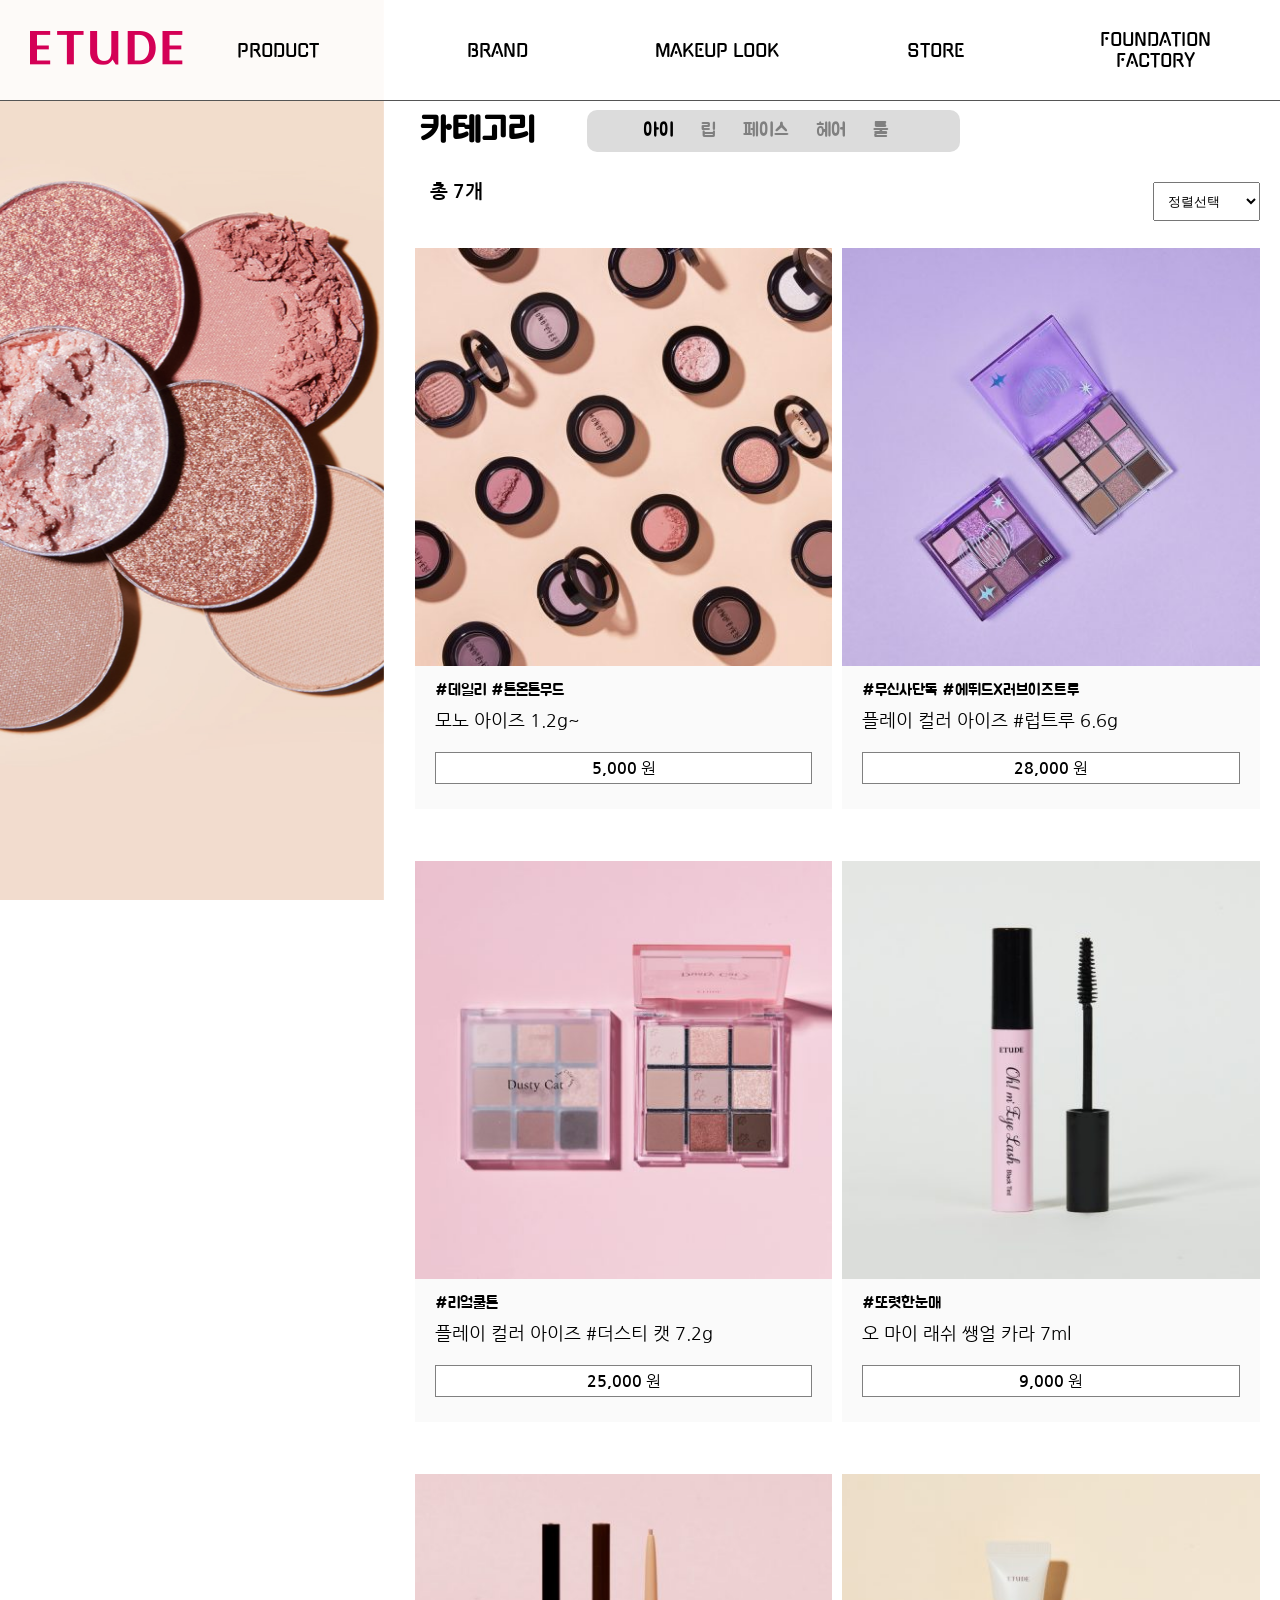
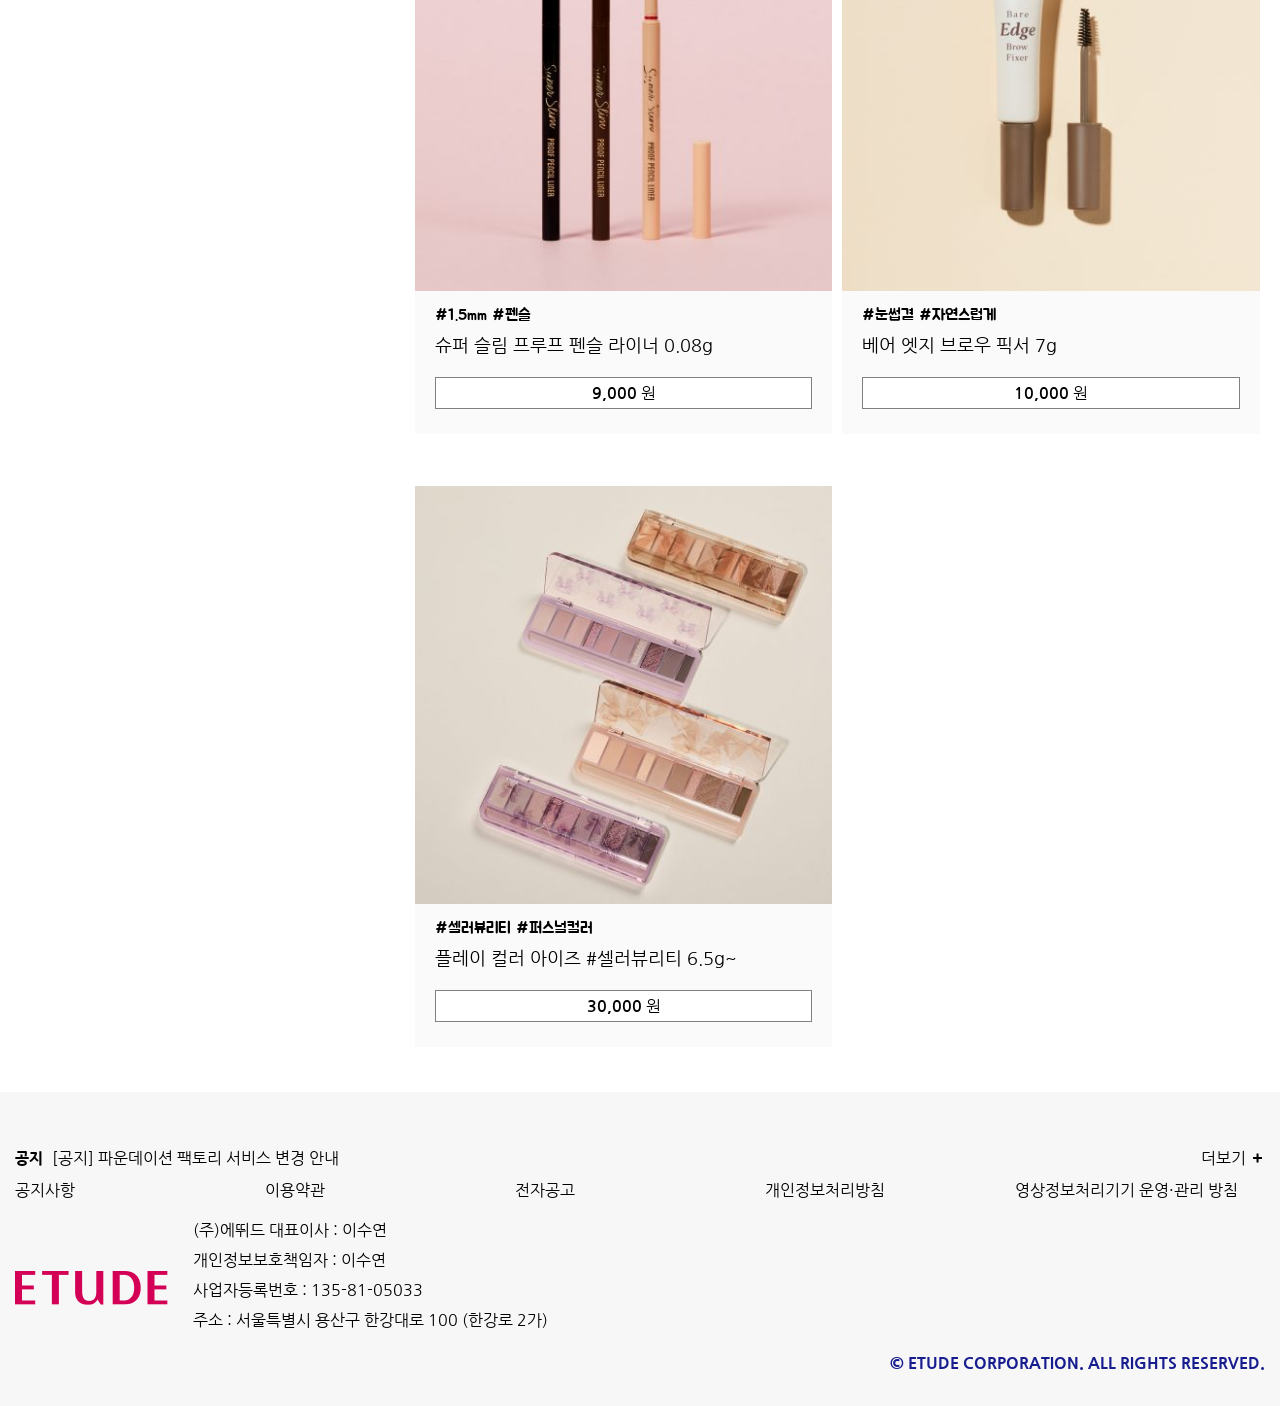
<file: etude/homepage/product.html>
<!DOCTYPE html>
<html lang="en">
<head>
    <meta charset="UTF-8">
    <meta name="viewport" content="width=device-width, initial-scale=1.0">
    <title>에뛰드-상품페이지</title>
    <link rel="stylesheet" href="../css/common.css">
    <script src="../data/productData.js"></script>
    <script src="../js/product.js" defer></script>
</head>
<body>
    <div class="product-wrap">
        <!-- 헤더 -->
        <header class="header">
            <div class="nav-wrap">
                <div class="logo">
                    <img src="../image/logo.png" alt="로고이미지" onClick="location.href='./index.html'">
                </div>
                <ul></ul>
            </div>
        </header>
        <div class="hambtn-wrap">
            <div class="hambtn">
                <button>
                    <span></span>
                    <span></span>
                    <span></span>
                </button>
            </div>
        </div>
        <!-- scroll버튼 -->
        <div class="scroll-btn">
            <button>
                <h1 class="fa-solid fa-arrow-up"></h1>
                <p>TOP</p>
            </button>
        </div>
        <!-- 메인페이지 -->
        <div class="product-main-wrap">
            <!-- 상품페이지 - 왼쪽 -->
            <div class="product-main-left">
            </div>
            <!-- 상품페이지 - 오른쪽 -->
            <div class="product-main-right">
                <!-- 카테고리박스 -->
                <div class="product-category-bx">
                    <h1>카테고리</h1>
                    <div class="product-category-option">
                        <nav>
                            <ul>
                                <li><button id="eyeBtn" onclick="showProduct('eye')">아이</button></li>
                                <li><button onclick="showProduct('lip')">립</button></li>
                                <li><button onclick="showProduct('face')">페이스</button></li>
                                <li><button onclick="showProduct('hair')">헤어</button></li>
                                <li><button onclick="showProduct('tool')">툴</button></li>
                            </ul>
                        </nav>
                    </div>
                </div>
                <!-- 선택박스 -->
                <div class="product-select-bx">
                    <div class="product-length">
                        <h3>총 개</h3>
                    </div>
                    <div class="product-select-option">
                        <select class="priceOrder" name="priceOrder" id="priceOrder">
                            <option value="sortOrder">정렬선택</option>
                            <option value="highToLow">높은가격순</option>
                            <option value="lowToHigh">낮은가격순</option>
                        </select>
                    </div>
                </div>
                <!-- 옵션 선택 결과 박스 -->
                <div class="product-option-result">
                </div>
            </div>
        </div>
        <!-- 푸터 -->
        <footer class="footer">
            <div class="footer-l-wrap">
                <div class="footer-l-bx-1">
                    <span>공지</span>
                    <span>[공지] 파운데이션 팩토리 서비스 변경 안내</span>
                    <span>더보기 <b>＋</b></span>
                </div>
                <div class="footer-l-bx-2">
                    <ul>
                        <li><a href="#">공지사항</a></li>
                        <li><a href="#">이용약관</a></li>
                        <li><a href="#">전자공고</a></li>
                        <li><a href="#">개인정보처리방침</a></li>
                        <li><a href="#">영상정보처리기기 운영·관리 방침</a></li>
                    </ul>
                </div>
                <div class="footer-l-bx-3">
                    <div>
                        <img src="../image/logo.png" alt="로고이미지">
                    </div>
                    <div>
                        <p>(주)에뛰드 대표이사 : 이수연</p>
                        <p>개인정보보호책임자 : 이수연</p>
                        <p>사업자등록번호 : 135-81-05033</p>
                        <p>주소 : 서울특별시 용산구 한강대로 100 (한강로 2가)</p>
                    </div>
                </div>
                <div class="footer-l-bx-4">
                    © ETUDE CORPORATION. ALL RIGHTS RESERVED.
                </div>
            </div>
        </footer>
    </div>
</body>
</html>
</file>
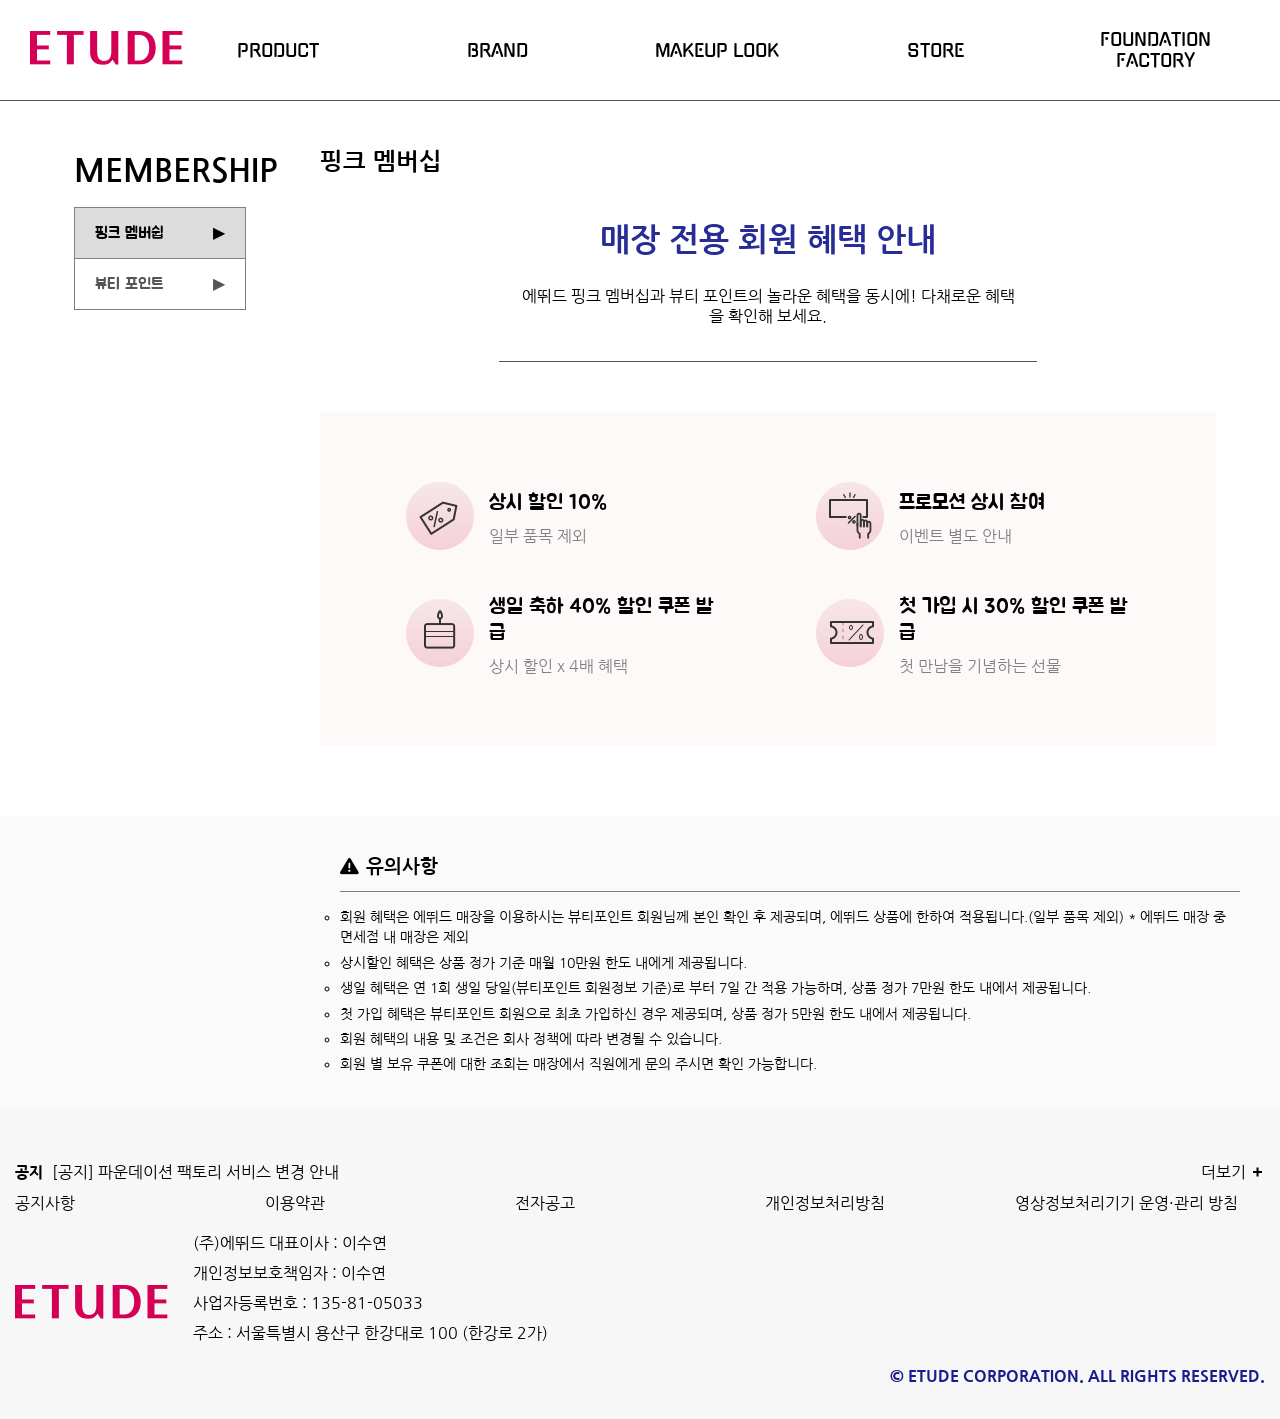
<file: etude/homepage/store.html>
<!DOCTYPE html>
<html lang="en">
<head>
    <meta charset="UTF-8">
    <meta name="viewport" content="width=device-width, initial-scale=1.0">
    <title>에뛰드-스토어페이지</title>
    <link rel="stylesheet" href="../css/common.css">
    <!-- 폰트어썸 아이콘CSS -->
    <link rel="stylesheet" href="https://cdnjs.cloudflare.com/ajax/libs/font-awesome/6.2.0/css/all.min.css" />
    <script src="../data/storeData.js"></script>
    <script src="../js/store.js" defer></script>
</head>
<body>
    <div class="store-wrap">
        <!-- 헤더 -->
        <header class="header">
            <div class="nav-wrap">
                <div class="logo">
                    <img src="../image/logo.png" alt="로고이미지" onClick="location.href='./index.html'">
                </div>
                <ul></ul>
            </div>
        </header>
        <div class="hambtn-wrap">
            <div class="hambtn">
                <button>
                    <span></span>
                    <span></span>
                    <span></span>
                </button>
            </div>
        </div>
        <!-- scroll버튼 -->
        <div class="scroll-btn">
            <button>
                <h1 class="fa-solid fa-arrow-up"></h1>
                <p>TOP</p>
            </button>
        </div>
        <!-- 메인페이지 -->
        <!-- 스토어 메인페이지 -->
        <main>
            <div class="store-main-wrap">

                <div class="store-main-left">
                    <h1>MEMBERSHIP</h1>
                    <div class="mebership-select-bx">
                        <button><span>핑크 멤버쉽</span><span>▶</span></button>
                        <button><span>뷰티 포인트</span><span>▶</span></button>
                    </div>
                </div>
                <div class="store-main-right">
                    <h2>핑크 멤버십</h2>
                    <div class="store-title">
                        <h1>매장 전용 회원 혜택 안내</h1>
                        <p>에뛰드 핑크 멤버십과 뷰티 포인트의 놀라운 혜택을 동시에! 다채로운 혜택을 확인해 보세요.</p>
                    </div>
                    <!-- 스토어 컨텐츠 -->
                    <div class="store-content">
                    </div>
                </div>
            </div>
            <!-- 스토어 공지 -->
            <div class="store-notice">
                <div class="store-notice-bx">
                    <h3><span class="fa-solid fa-triangle-exclamation"></span>유의사항</h3>
                </div>
            </div>
        </main>
        <!-- 푸터 -->
        <footer class="footer">
            <div class="footer-l-wrap">
                <div class="footer-l-bx-1">
                    <span>공지</span>
                    <span>[공지] 파운데이션 팩토리 서비스 변경 안내</span>
                    <span>더보기 <b>＋</b></span>
                </div>
                <div class="footer-l-bx-2">
                    <ul>
                        <li><a href="#">공지사항</a></li>
                        <li><a href="#">이용약관</a></li>
                        <li><a href="#">전자공고</a></li>
                        <li><a href="#">개인정보처리방침</a></li>
                        <li><a href="#">영상정보처리기기 운영·관리 방침</a></li>
                    </ul>
                </div>
                <div class="footer-l-bx-3">
                    <div>
                        <img src="../image/logo.png" alt="로고이미지">
                    </div>
                    <div>
                        <p>(주)에뛰드 대표이사 : 이수연</p>
                        <p>개인정보보호책임자 : 이수연</p>
                        <p>사업자등록번호 : 135-81-05033</p>
                        <p>주소 : 서울특별시 용산구 한강대로 100 (한강로 2가)</p>
                    </div>
                </div>
                <div class="footer-l-bx-4">
                    © ETUDE CORPORATION. ALL RIGHTS RESERVED.
                </div>
            </div>
        </footer>
    </div>
</body>
</html>
</file>
<file: etude/css/common.css>
@charset "utf-8";
@import url('./reset.css');
@import url('./swiper.css');
@import url('./main.css');
@import url('./sub.css');
@import url('./product.css');
@import url('./brand.css');
@import url('./makeup_look.css');
@import url('./store.css');
@import url('./foundation_factory.css');
@import url('./media.css');
@import url('./ham_menu.css');
</file>
